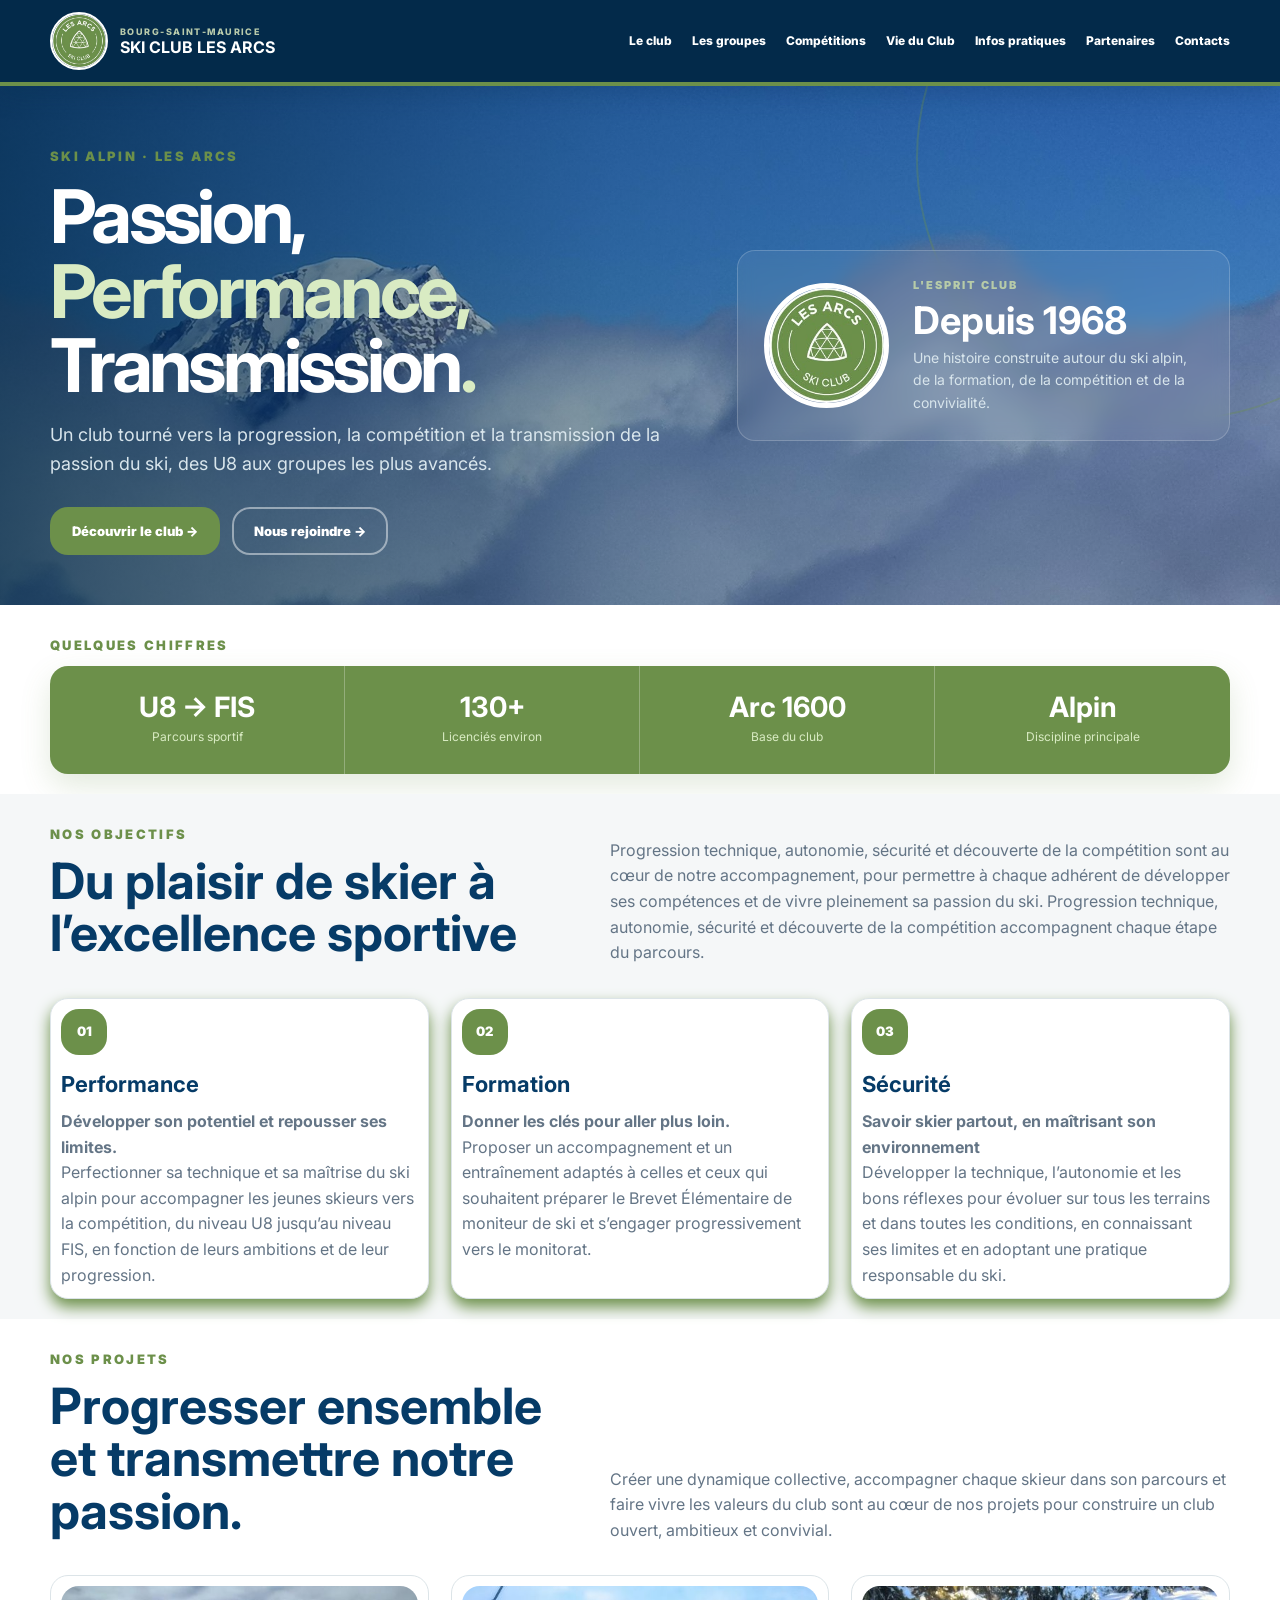
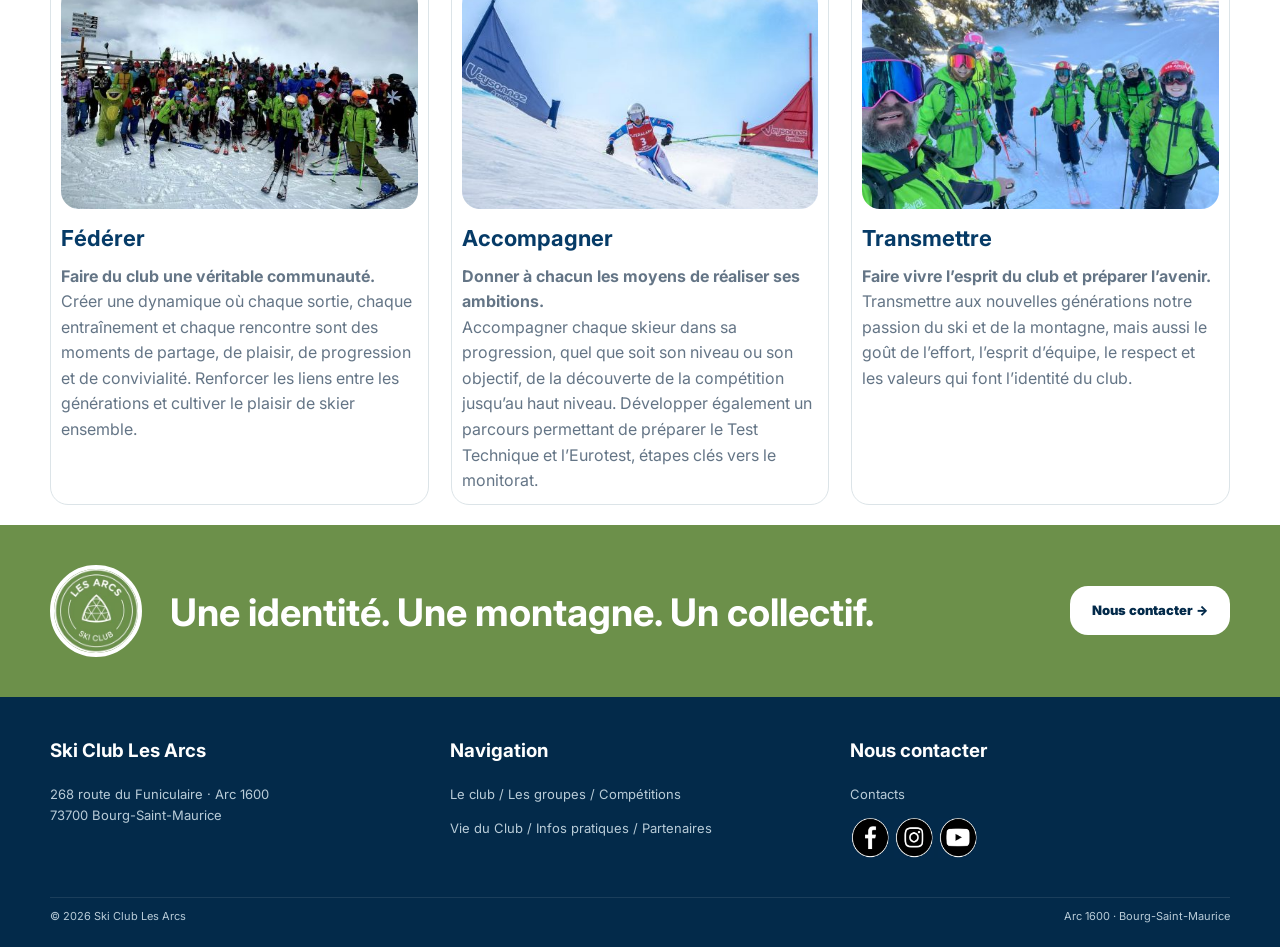
<file: index.html>
<!doctype html>
<html lang="fr">
<head>
<meta charset="utf-8">
<meta name="viewport" content="width=device-width,initial-scale=1">
<meta name="theme-color" content="#063B67">
<title>Ski Club Les Arcs — Bourg-Saint-Maurice</title>
<link rel="preconnect" href="https://fonts.googleapis.com">
<link rel="stylesheet" href="https://fonts.googleapis.com/css2?family=Inter:wght@400;500;600;700;800;900&display=swap">
<link rel="stylesheet" href="assets/css/style.css?v=2026-10-27">
</head>
<body>
<header class="site-header">
  <div class="container header-inner">
    <a class="brand" href="index.html">
      <img src="assets/images/accueil/logo-ski-club.jpg" alt="Ski Club Les Arcs">
      <span>
        <small>BOURG-SAINT-MAURICE</small>
        <strong>SKI CLUB LES ARCS</strong>
      </span>
    </a>

    <button class="menu-btn" aria-label="Menu" aria-expanded="false">☰</button>
    <nav class="nav">
      <a href="club.html">Le club</a>
	  <a href="groupes.html">Les groupes</a>
      <a href="competitions.html">Compétitions</a>
      <a href="vie-du-club.html">Vie du Club</a>
	  <a href="infos-pratiques.html">Infos pratiques</a>
      <a href="partenaires.html">Partenaires</a>
      <a href="contact.html">Contacts</a>
    </nav>
  </div>
</header>

<main>

<section class="hero">
  <img class="hero-image" src="assets/images/bandeau/accueil.jpg">
  <div class="hero-overlay" aria-hidden="true"></div>
  <div class="container hero-grid">
    <div class="hero-copy">
      <div class="kicker">SKI ALPIN · LES ARCS</div>
      <h1>Passion,<br><span>Performance,<br></span>Transmission<span>.</span></h1>
      <p>
        Un club tourné vers la progression, la compétition et la transmission
        de la passion du ski, des U8 aux groupes les plus avancés.
      </p>
      <div class="hero-actions">
        <a class="btn btn-green" href="club.html">Découvrir le club →</a>
        <a class="btn btn-outline" href="infos-pratiques.html#adhesion">Nous rejoindre →</a>
      </div>
    </div>

    <div class="cadre-accueil">
      <img src="assets/images/accueil/logo-ski-club.jpg" alt="Logo Ski Club Les Arcs">
      <div>
        <div class="cadre-accueil-label">L'ESPRIT CLUB</div>
        <strong>Depuis 1968</strong>
        <p>
          Une histoire construite autour du ski alpin, de la formation,
          de la compétition et de la convivialité.
        </p>
      </div>
    </div>
 
   </div>
</section>

<section class="section">
   <div class="container">
	<div class="kicker">Quelques chiffres</div>
    <div class="stats">
      <div class="stat">
        <b>U8 → FIS</b>
        <span>Parcours sportif</span>
      </div>
      <div class="stat">
        <b>130+</b>
        <span>Licenciés environ</span>
      </div>
      <div class="stat">
        <b>Arc 1600</b>
        <span>Base du club</span>
      </div>
      <div class="stat">
        <b>Alpin</b>
        <span>Discipline principale</span>
      </div>
    </div>
  </div>
</section>

<section class="section alt">
  <div class="container">
    <div class="section-head">
      <div>
        <div class="kicker">Nos objectifs</div>
        <h2>Du plaisir de skier à l’excellence sportive</h2>
      </div>
      <p>Progression technique, autonomie, sécurité et découverte de la compétition sont au cœur de notre accompagnement,
		pour permettre à chaque adhérent de développer ses compétences et de vivre pleinement sa passion du ski.
        Progression technique, autonomie, sécurité et découverte de la compétition accompagnent chaque étape du parcours.
      </p>
    </div>

    <div class="grid grid-3">
      <article class="card card-green">
        <div class="icon">01</div>
        <h3>Performance</h3>
        <p>
			<strong>Développer son potentiel et repousser ses limites.</strong><br>
			Perfectionner sa technique et sa maîtrise du ski alpin pour accompagner les jeunes skieurs vers la compétition, du niveau U8 jusqu’au niveau FIS, en fonction de leurs ambitions et de leur progression.
		</p>
      </article>
	  
      <article class="card card-green">
        <div class="icon">02</div>
        <h3>Formation</h3>
        <p>
			<strong>Donner les clés pour aller plus loin.</strong><br>
			Proposer un accompagnement et un entraînement adaptés à celles et ceux qui souhaitent préparer le Brevet Élémentaire de moniteur de ski et s’engager progressivement vers le monitorat.
		</p>
      </article>
	  
      <article class="card card-green">
        <div class="icon">03</div>
        <h3>Sécurité</h3>
        <p>
			<strong>Savoir skier partout, en maîtrisant son environnement</strong><br>
			Développer la technique, l’autonomie et les bons réflexes pour évoluer sur tous les terrains et dans toutes les conditions, en connaissant ses limites et en adoptant une pratique responsable du ski.
		</p>
      </article>


    </div>
  </div>
</section>

<section class="section">
  <div class="container">
    <div class="section-head">
      <div>
        <div class="kicker">Nos projets</div>
        <h2>Progresser ensemble et transmettre notre passion.</h2>
      </div>
    <p>
		Créer une dynamique collective, accompagner chaque skieur dans son parcours et faire vivre les valeurs du club sont au cœur de nos projets pour construire un club ouvert, ambitieux et convivial.
	</p>
    </div>

    <div class="grid grid-3">
      <article class="card">
        <div class="photo"><img src="assets/images/accueil/federer.jpg" alt="Skieurs du club"></div>
		<h3>Fédérer</h3>
		<p>
			<strong>Faire du club une véritable communauté.</strong><br>
			Créer une dynamique où chaque sortie, chaque entraînement et chaque rencontre sont des moments de partage, de plaisir, de progression et de convivialité.
			Renforcer les liens entre les générations et cultiver le plaisir de skier ensemble.
		</p>
      </article>

      <article class="card">
        <div class="photo"><img src="assets/images/accueil/accompagner.jpg" alt="Pachon Cup"></div>
        <h3>Accompagner</h3>
        <p>
			<strong>Donner à chacun les moyens de réaliser ses ambitions.</strong><br>
			Accompagner chaque skieur dans sa progression, quel que soit son niveau ou son objectif, de la découverte de la compétition jusqu’au haut niveau.
			Développer également un parcours permettant de préparer le Test Technique et l’Eurotest, étapes clés vers le monitorat.
		</p>
      </article>

      <article class="card">
        <div class="photo"><img src="assets/images/accueil/transmettre.jpg" alt="Vie du club"></div>
        <h3>Transmettre</h3>
        <p>
			<strong>Faire vivre l’esprit du club et préparer l’avenir.</strong><br>
			Transmettre aux nouvelles générations notre passion du ski et de la montagne, mais aussi le goût de l’effort, l’esprit d’équipe, le respect et les valeurs qui font l’identité du club.
		</p>
      </article>
    </div>
  </div>
</section>

<section class="club-banner">
  <div class="container club-banner-inner">
    <img src="assets/images/accueil/logo-ski-club.jpg" alt="Ski Club Les Arcs">
    <div>
      <h2>Une identité. Une montagne. Un collectif.</h2>
    </div>
    <a class="btn btn-white" href="contact.html">Nous contacter →</a>
  </div>
</section>

</main>

<footer class="footer">
<div class="container">
	<div class="footer-grid">
		<div>
			<h3>Ski Club Les Arcs</h3>
			<p>268 route du Funiculaire · Arc 1600<br>73700 Bourg-Saint-Maurice</p>
		</div>
		<div>
			<h3>Navigation</h3>
			<p><a href="club.html">Le club</a> / <a href="groupes.html">Les groupes</a> / <a href="competitions.html">Compétitions</a></p>
			<p><a href="vie-du-club.html">Vie du Club</a> / <a href="infos-pratiques.html">Infos pratiques</a> / <a href="partenaires.html">Partenaires</a></p>
		</div>
		<div>
			<h3>Nous contacter</h3>
			<p><a href="contact.html">Contacts</a></p>
			<p>
			<a href="https://www.facebook.com/skiclublesarcs" target="new" rel="noopener">
				<img class="logo-resized-40x40" src="assets/images/contacts/facebook-small.jpg">
			</a>
			<a href="https://www.instagram.com/skiclublesarcs_officiel/" target="new" rel="noopener">
				<img class="logo-resized-40x40" src="assets/images/contacts/instagram-small.jpg">
			</a>
			<a href="https://www.youtube.com/@skiclublesarcs9312" target="new" rel="noopener">
				<img class="logo-resized-40x40" src="assets/images/contacts/youtube-small.jpg">
			</a>
		</div>
	</div>
	<div class="bottom">
		<span>© <span data-year></span> Ski Club Les Arcs</span>
		<span>Arc 1600 · Bourg-Saint-Maurice</span>
	</div>
</div>
</footer>
<script src="assets/js/script.js"></script>
</body>
</html>
</file>
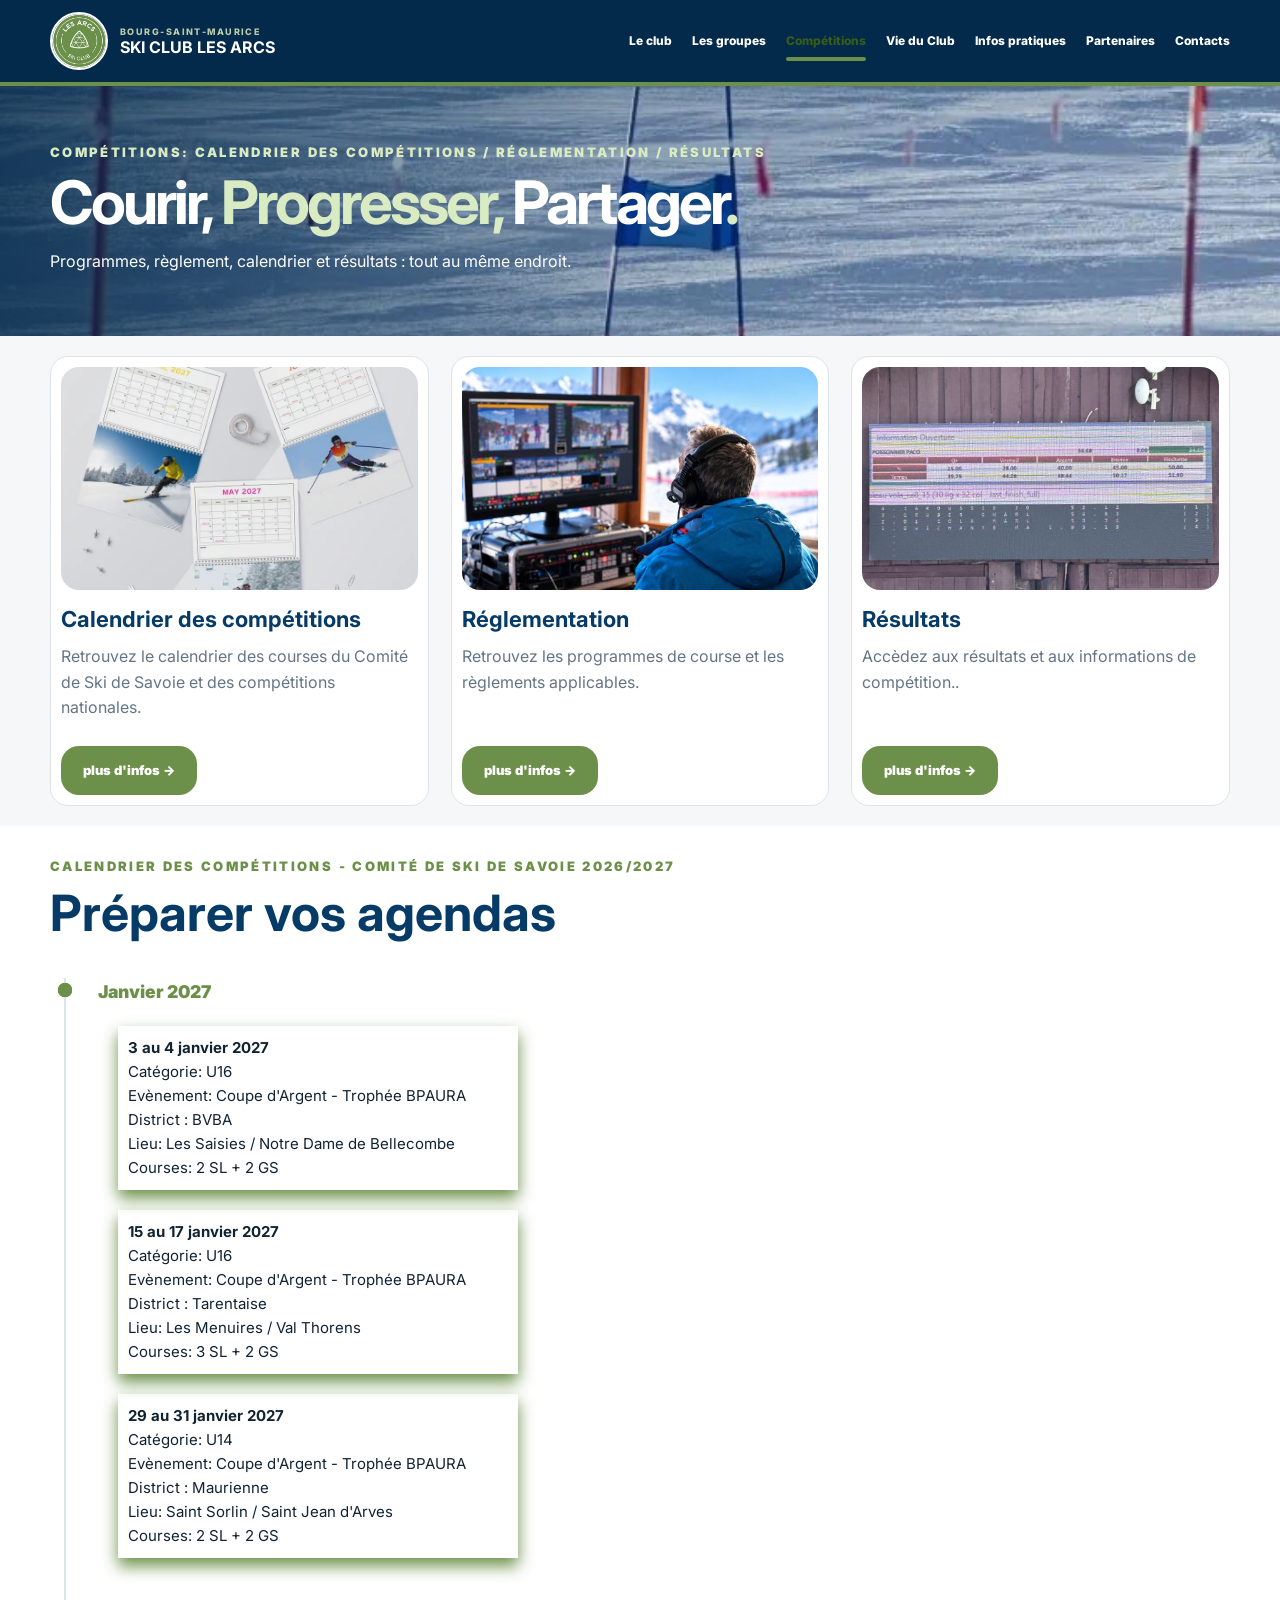
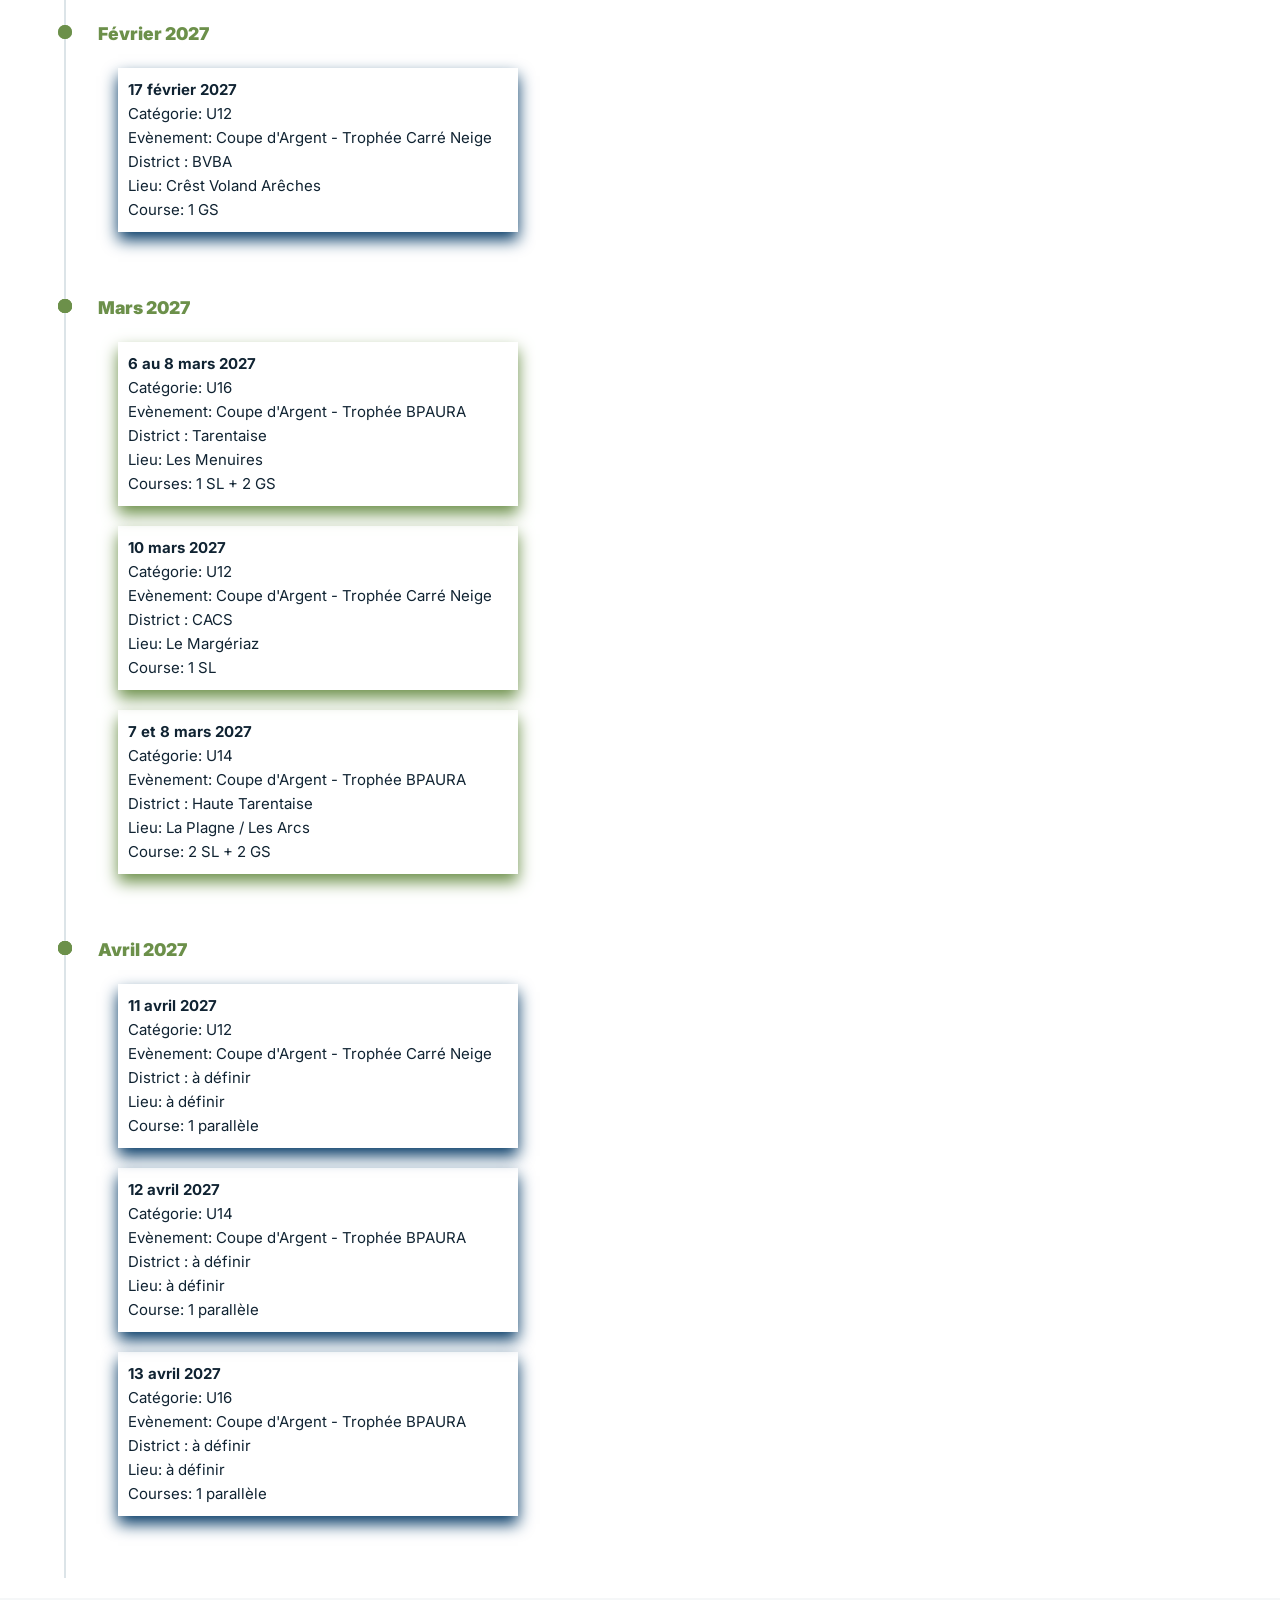
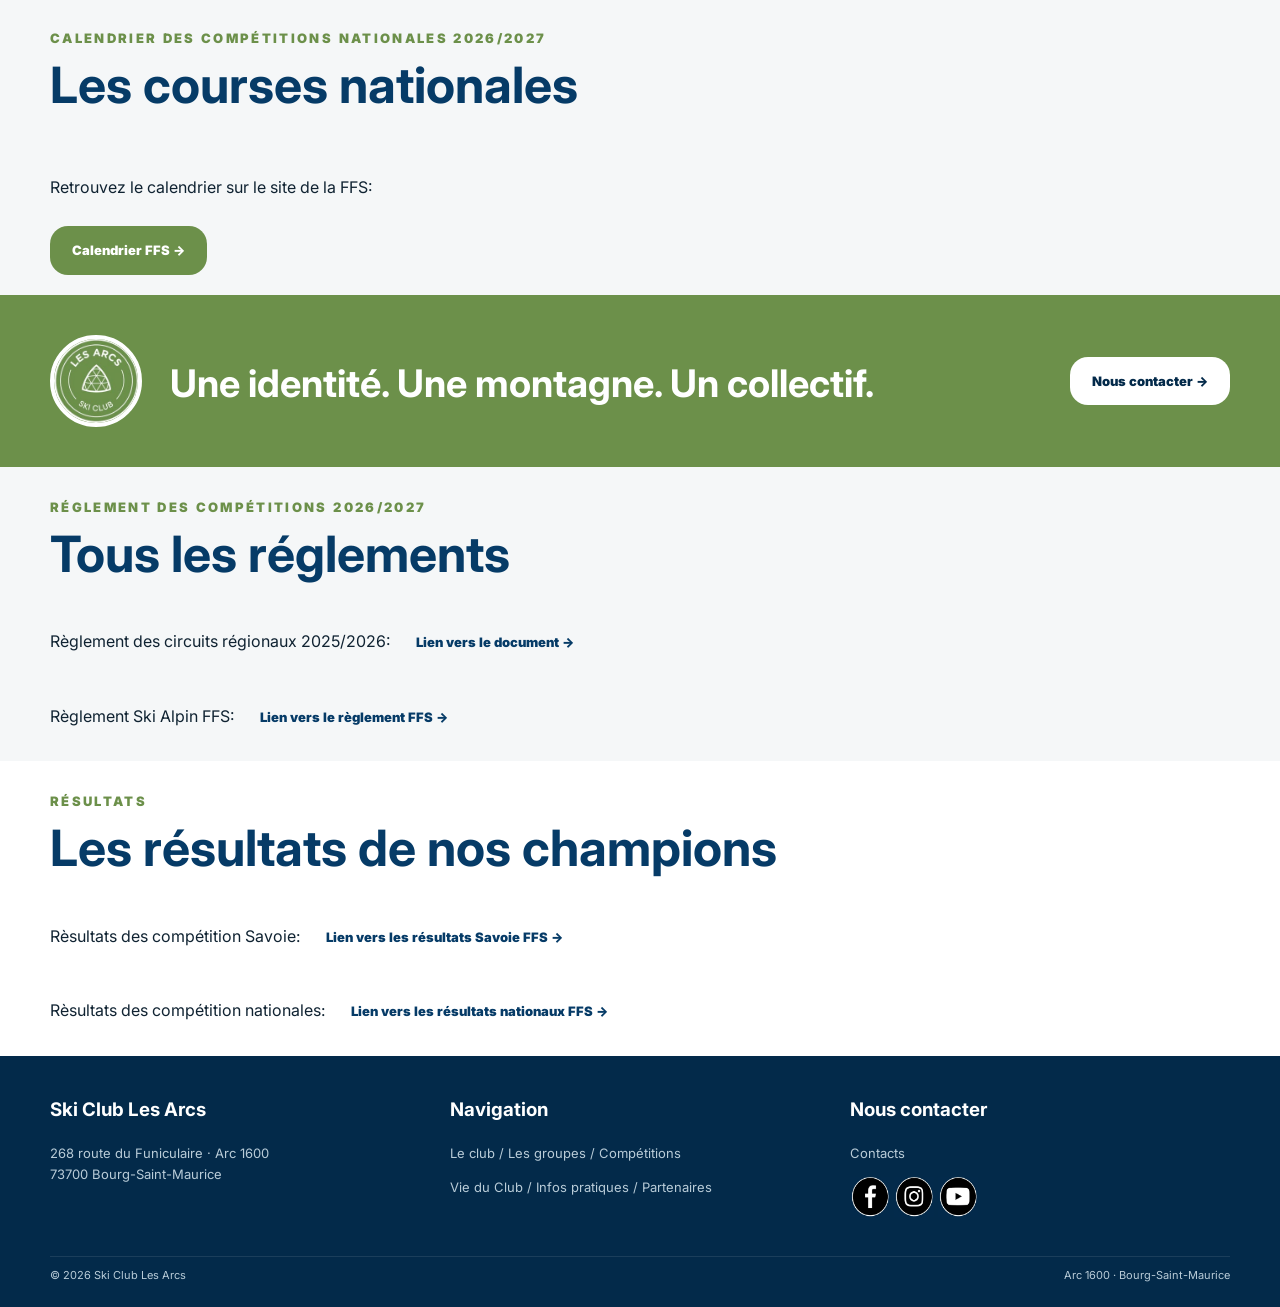
<file: competitions.html>
<!doctype html>
<html lang="fr">
<head>
<meta charset="utf-8">
<meta name="viewport" content="width=device-width,initial-scale=1">
<meta name="theme-color" content="#063B67">
<title>Ski Club Les Arcs — Bourg-Saint-Maurice</title>
<link rel="preconnect" href="https://fonts.googleapis.com">
<link rel="stylesheet" href="https://fonts.googleapis.com/css2?family=Inter:wght@400;500;600;700;800;900&display=swap">
<link rel="stylesheet" href="assets/css/style.css?v=2026-10-27">
</head>
<body>
<header class="site-header">
  <div class="container header-inner">
    <a class="brand" href="index.html">
      <img src="assets/images/accueil/logo-ski-club.jpg" alt="Ski Club Les Arcs">
      <span>
        <small>BOURG-SAINT-MAURICE</small>
        <strong>SKI CLUB LES ARCS</strong>
      </span>
    </a>

    <button class="menu-btn" aria-label="Menu" aria-expanded="false">☰</button>
    <nav class="nav">
      <a href="club.html">Le club</a>
	  <a href="groupes.html">Les groupes</a>
      <a href="competitions.html">Compétitions</a>
      <a href="vie-du-club.html">Vie du Club</a>
	  <a href="infos-pratiques.html">Infos pratiques</a>
      <a href="partenaires.html">Partenaires</a>
      <a href="contact.html">Contacts</a>
    </nav>
  </div>
</header>

<main>   
<section class="page-hero">
  <img class="hero-image" src="assets/images/bandeau/competitions.jpg">
  <div class="hero-overlay" aria-hidden="true"></div>
	<div class="container">
		<div class="kicker kicker-light">Compétitions: <a href="competitions.html#calendrier">Calendrier des compétitions</a> / <a href="competitions.html#reglementation">Réglementation</a> / <a href="competitions.html#resultats">Résultats</a></div>
		<h1>Courir, <span>Progresser,</span> Partager<span>.</span></h1>
		<p>Programmes, règlement, calendrier et résultats : tout au même endroit.</p>
	</div>
</section>

<section class="section alt">
	<div class="container grid grid-3">
		<article class="card">
			<div class="photo"><img src="assets/images/competitions/calendrier.jpg" alt="Programme des courses"></div>
			<h3>Calendrier des compétitions</h3>
			<p>
				Retrouvez le calendrier des courses du Comité de Ski de Savoie et des compétitions nationales.<BR><BR>
			</p>
			<a class="btn btn-green" href="competitions.html#calendrier" align="center">plus d'infos →</a>
		</article>

      <article class="card">
        <div class="photo"><img src="assets/images/competitions/reglementation.jpg" alt="Réglementation"></div>
		<h3>Réglementation</h3>
		<p>
			Retrouvez les programmes de course et les règlements applicables.<BR><BR><BR>
			<a class="btn btn-green" href="competitions.html#reglementation">plus d'infos →</a>
		</p>
      </article>
	  
      <article class="card">
        <div class="photo"><img src="assets/images/competitions/resultats.jpg" alt="Résultats"></div>
		<h3>Résultats</h3>
		<p>
			Accèdez aux résultats et aux informations de compétition..<BR><BR><BR>
			<a class="btn btn-green" href="competitions.html#resultats">plus d'infos →</a>
		</p>
      </article>
	</div>
</section>

<section class="section" id="calendrier">
	<div class="container">
		<div class="section-head">
			<div>
				<div class="kicker">Calendrier des Compétitions - Comité de Ski de Savoie 2026/2027</div>
				<h2>Préparer vos agendas</h2>
			</div>
		</div>
		<div class="timeline">
			<div class="timeline-item">
				<div class="year">Janvier 2027</div>

				<div class="timeline-calendrier card-green" >
					<strong>3 au 4 janvier 2027</strong><BR>
					Catégorie: U16<BR>
					Evènement: Coupe d'Argent - Trophée BPAURA<BR>
					District : BVBA<BR>
					Lieu: Les Saisies / Notre Dame de Bellecombe<BR>
					Courses: 2 SL + 2 GS<BR>
				</div>

				<div class="timeline-calendrier card-green" >
					<strong>15 au 17 janvier 2027</strong><BR>
					Catégorie: U16<BR>
					Evènement: Coupe d'Argent - Trophée BPAURA<BR>
					District : Tarentaise<BR>
					Lieu: Les Menuires / Val Thorens<BR>
					Courses: 3 SL + 2 GS<BR>
				</div>
				
				<div class="timeline-calendrier card-green" >
					<strong>29 au 31 janvier 2027</strong><BR>
					Catégorie: U14<BR>
					Evènement: Coupe d'Argent - Trophée BPAURA<BR>
					District : Maurienne<BR>
					Lieu: Saint Sorlin / Saint Jean d'Arves<BR>
					Courses: 2 SL + 2 GS<BR>
				</div>
				
			</div>
			
			<div class="timeline-item">
				<div class="year">Février 2027</div>
				
				<div class="timeline-calendrier card-blue">
					<strong>17 février 2027</strong><BR>
					Catégorie: U12<BR>
					Evènement: Coupe d'Argent - Trophée Carré Neige<BR>
					District : BVBA<BR>
					Lieu: Crêst Voland Arêches<BR>
					Course: 1 GS<BR>
				</div>
				
			</div>
				
			<div class="timeline-item">			
				<div class="year">Mars 2027</div>

				<div class="timeline-calendrier card-green" >
					<strong>6 au 8 mars 2027</strong><BR>
					Catégorie: U16<BR>
					Evènement: Coupe d'Argent - Trophée BPAURA<BR>
					District : Tarentaise<BR>
					Lieu: Les Menuires<BR>
					Courses: 1 SL + 2 GS<BR>
				</div>
			
				<div class="timeline-calendrier card-green">
					<strong>10 mars 2027</strong><BR>
					Catégorie: U12<BR>
					Evènement: Coupe d'Argent - Trophée Carré Neige<BR>
					District : CACS<BR>
					Lieu: Le Margériaz<BR>
					Course: 1 SL<BR>
				</div>

				<div class="timeline-calendrier card-green">
					<strong>7 et 8 mars 2027</strong><BR>
					Catégorie: U14<BR>
					Evènement: Coupe d'Argent - Trophée BPAURA<BR>
					District : Haute Tarentaise<BR>
					Lieu: La Plagne / Les Arcs<BR>
					Course: 2 SL + 2 GS<BR>
				</div>
			</div>
			
			<div class="timeline-item">	
				<div class="year">Avril 2027</div>	
				<div class="timeline-calendrier card-blue">
					<strong>11 avril 2027</strong><BR>
					Catégorie: U12<BR>
					Evènement: Coupe d'Argent - Trophée Carré Neige<BR>
					District : à définir<BR>
					Lieu: à définir<BR>
					Course: 1 parallèle<BR>
				</div>		
			
				<div class="timeline-calendrier card-blue">
					<strong>12 avril 2027</strong><BR>
					Catégorie: U14<BR>
					Evènement: Coupe d'Argent - Trophée BPAURA<BR>
					District : à définir<BR>
					Lieu: à définir<BR>
					Course: 1 parallèle<BR>
				</div>
				
				<div class="timeline-calendrier card-blue" >
					<strong>13 avril 2027</strong><BR>
					Catégorie: U16<BR>
					Evènement: Coupe d'Argent - Trophée BPAURA<BR>
					District : à définir<BR>
					Lieu: à définir<BR>
					Courses: 1 parallèle<BR>
				</div>
			</div>			
		
		</div>
	</div>
</section>

<section class="section alt">
	<div class="container">
		<div class="section-head">
			<div>
				<div class="kicker">Calendrier des Compétitions Nationales 2026/2027</div>
				<h2>Les courses nationales</h2>
			</div>
		</div>
		<div>
			<BR>
			Retrouvez le calendrier sur le site de la FFS:<BR><BR>
			<a class="btn btn-green" href="https://ffs.fr/calendrier/" target="new">Calendrier FFS →</a>
		</div>

	</div>
</section>

<section class="club-banner">
  <div class="container club-banner-inner">
    <img src="assets/images/accueil/logo-ski-club.jpg" alt="Ski Club Les Arcs">
    <div>
      <h2>Une identité. Une montagne. Un collectif.</h2>
    </div>
    <a class="btn btn-white" href="contact.html">Nous contacter →</a>
  </div>
</section>


<section class="section alt" id="reglementation">
	<div class="container">
		<div class="section-head">
			<div>
				<div class="kicker">Réglement des Compétitions 2026/2027</div>
				<h2>Tous les réglements</h2>
			</div>
		</div>
		<div>
			Règlement des circuits régionaux 2025/2026: <a class="btn btn-transparent" href="assets/documents/Reglt_des_circuits_regionaux_25-26.pdf" target="new">Lien vers le document →</a><BR><BR>
			Règlement Ski Alpin FFS: <a class="btn btn-transparent" href="https://ffs.fr/reglements/" target="new">Lien vers le règlement FFS →</a>
		</div>


	</div>
</section>

<section class="section" id="resultats">
	<div class="container">
		<div class="section-head">
			<div>
				<div class="kicker">Résultats</div>
				<h2>Les résultats de nos champions</h2>
			</div>
		</div>
		<div>
			Rèsultats des compétition Savoie: <a class="btn btn-transparent" href="https://ffs.fr/resultats/?discipline=ALPIN&comite=SA&codex=&type=&sexe=&date_du=&date_au=&filters=1#filters" target="new">Lien vers les résultats Savoie FFS →</a><BR><BR>
			Rèsultats des compétition nationales: <a class="btn btn-transparent" href="https://ffs.fr/resultats/?discipline=ALPIN&comite=&codex=&type=NAT&sexe=&date_du=&date_au=&filters=1#filters" target="new">Lien vers les résultats nationaux FFS →</a>
		</div>
	</div>
</section>
<footer class="footer">
<div class="container">
	<div class="footer-grid">
		<div>
			<h3>Ski Club Les Arcs</h3>
			<p>268 route du Funiculaire · Arc 1600<br>73700 Bourg-Saint-Maurice</p>
		</div>
		<div>
			<h3>Navigation</h3>
			<p><a href="club.html">Le club</a> / <a href="groupes.html">Les groupes</a> / <a href="competitions.html">Compétitions</a></p>
			<p><a href="vie-du-club.html">Vie du Club</a> / <a href="infos-pratiques.html">Infos pratiques</a> / <a href="partenaires.html">Partenaires</a></p>
		</div>
		<div>
			<h3>Nous contacter</h3>
			<p><a href="contact.html">Contacts</a></p>
			<p>
			<a href="https://www.facebook.com/skiclublesarcs" target="new" rel="noopener">
				<img class="logo-resized-40x40" src="assets/images/contacts/facebook-small.jpg">
			</a>
			<a href="https://www.instagram.com/skiclublesarcs_officiel/" target="new" rel="noopener">
				<img class="logo-resized-40x40" src="assets/images/contacts/instagram-small.jpg">
			</a>
			<a href="https://www.youtube.com/@skiclublesarcs9312" target="new" rel="noopener">
				<img class="logo-resized-40x40" src="assets/images/contacts/youtube-small.jpg">
			</a>
		</div>
	</div>
	<div class="bottom">
		<span>© <span data-year></span> Ski Club Les Arcs</span>
		<span>Arc 1600 · Bourg-Saint-Maurice</span>
	</div>
</div>
</footer>
<script src="assets/js/script.js"></script>
</body>
</html>
</file>
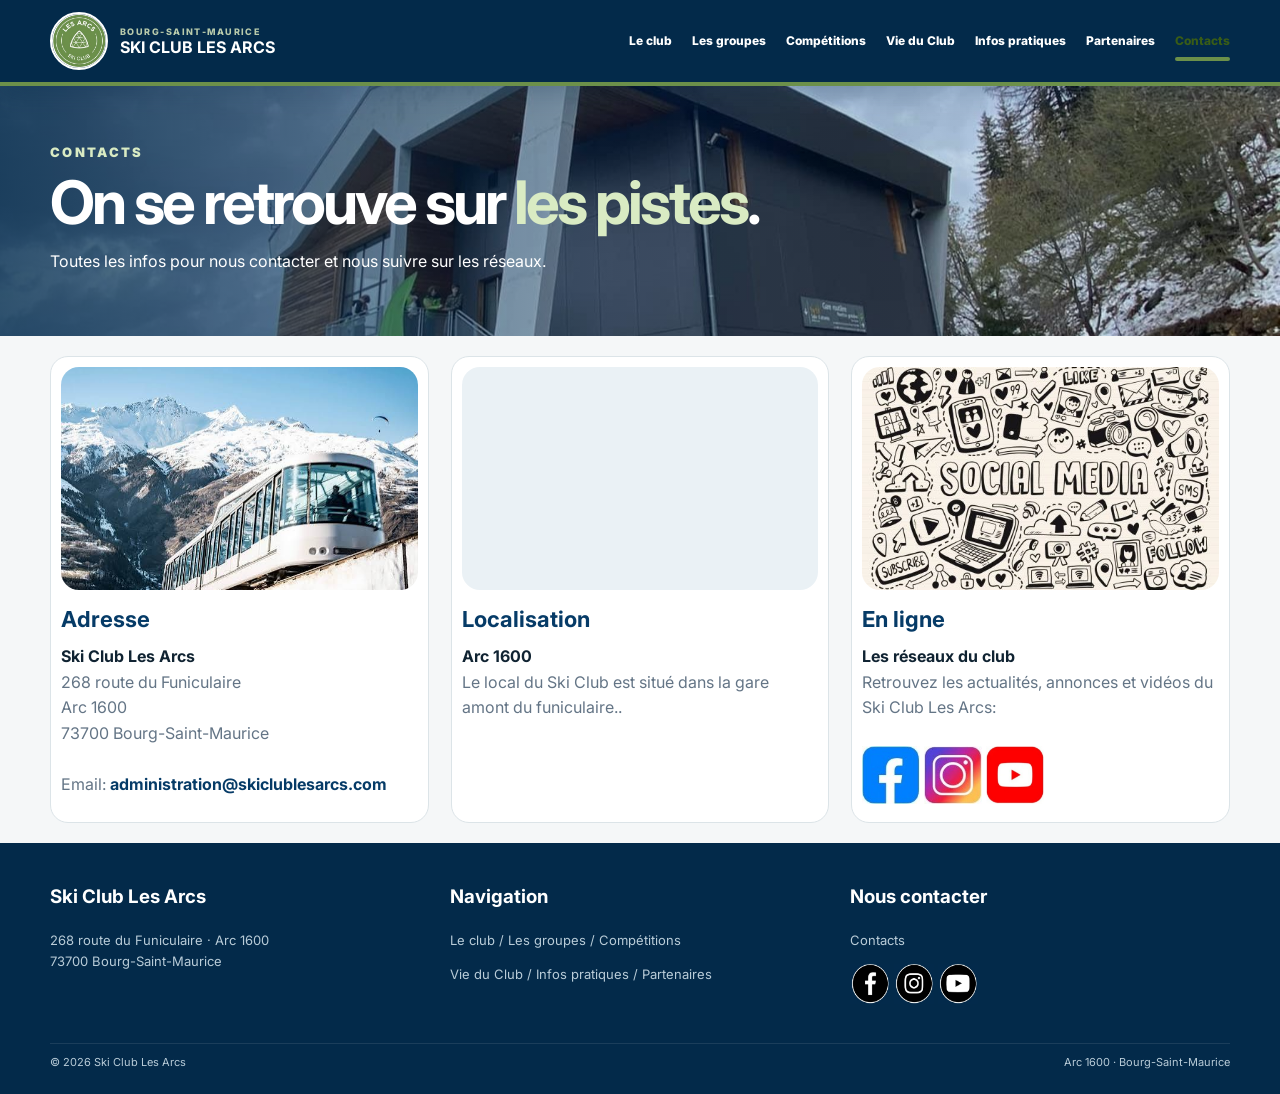
<file: contact.html>
<!doctype html>
<html lang="fr">
<head>
<meta charset="utf-8">
<meta name="viewport" content="width=device-width,initial-scale=1">
<meta name="theme-color" content="#063B67">
<title>Ski Club Les Arcs — Bourg-Saint-Maurice</title>
<link rel="preconnect" href="https://fonts.googleapis.com">
<link rel="stylesheet" href="https://fonts.googleapis.com/css2?family=Inter:wght@400;500;600;700;800;900&display=swap">
<link rel="stylesheet" href="assets/css/style.css?v=2026-10-27">
</head>
<body>
<header class="site-header">
  <div class="container header-inner">
    <a class="brand" href="index.html">
      <img src="assets/images/accueil/logo-ski-club.jpg" alt="Ski Club Les Arcs">
      <span>
        <small>BOURG-SAINT-MAURICE</small>
        <strong>SKI CLUB LES ARCS</strong>
      </span>
    </a>

    <button class="menu-btn" aria-label="Menu" aria-expanded="false">☰</button>
    <nav class="nav">
      <a href="club.html">Le club</a>
	  <a href="groupes.html">Les groupes</a>
      <a href="competitions.html">Compétitions</a>
      <a href="vie-du-club.html">Vie du Club</a>
	  <a href="infos-pratiques.html">Infos pratiques</a>
      <a href="partenaires.html">Partenaires</a>
      <a href="contact.html">Contacts</a>
    </nav>
  </div>
</header>


<main>
<section class="page-hero">
  <img class="hero-image" src="assets/images/bandeau/contacts.jpg">
  <div class="hero-overlay" aria-hidden="true"></div>
	<div class="container">
		<div class="kicker kicker-light">Contacts</div>
		<h1>On se retrouve sur <span>les pistes</span>.</h1>
		<p>Toutes les infos pour nous contacter et nous suivre sur les réseaux.</p>
	</div>
</section>

<section class="section alt">
	<div class="container grid grid-3">
		<article class="card">
			<div class="photo"><img src="assets/images/contacts/funiculaire.jpg" alt="Adresse du Ski Club"></div>
			<h3>Adresse</h3>
			<strong>Ski Club Les Arcs</strong><br>
			<p>
				268 route du Funiculaire<br>Arc 1600<br>73700 Bourg-Saint-Maurice<br><br>
				Email: <strong><a class="btn-transparent" href="mailto:administration@skiclublesarcs.com">administration@skiclublesarcs.com</a></strong>
			</p>
		</article>
		
		<article class="card">
			<div class="photo">
				<iframe src="https://www.google.com/maps/embed?pb=!1m14!1m12!1m3!1d1395.8345820969207!2d6.795016461844379!3d45.59719505353936!2m3!1f0!2f0!3f0!3m2!1i1024!2i768!4f13.1!5e0!3m2!1sfr!2sfr!4v1791315853291!5m2!1sfr!2sfr" width="400" height="300" style="border:0;" allowfullscreen="" loading="lazy" referrerpolicy="strict-origin-when-cross-origin"></iframe>
			</div>
			<h3>Localisation</h3>
			<strong>Arc 1600</strong><br>
			<p>
				Le local du Ski Club est situé dans la gare amont du funiculaire..
			</p>
		</article>
	  
		<article class="card">
			<div class="photo"><img src="assets/images/contacts/reseaux.jpg" alt="Réseaux Sociaux"></div>
			<h3>En ligne</h3>
			<strong>Les réseaux du club</strong><br>
			<p>			
				Retrouvez les actualités, annonces et vidéos du Ski Club Les Arcs:<BR><BR>
			</p>
			<div>
				<a href="https://www.facebook.com/skiclublesarcs" target="new" rel="noopener"><img class="logo-resized-58x58" src="assets/images/contacts/facebook.jpg" alt="Facebook du Club"></a>
				<a href="https://www.instagram.com/skiclublesarcs_officiel/" target="new" rel="noopener"><img  class="logo-resized-58x58" src="assets/images/contacts/instagram.jpg" alt="Instagram du Club"></a>
				<a href="https://www.youtube.com/@skiclublesarcs9312" target="new" rel="noopener"><img  class="logo-resized-58x58" src="assets/images/contacts/youtube.jpg" alt="Youtube du Club"></a>
				
			</div>
		</article>
	</div>
</section>
</main>

<footer class="footer">
<div class="container">
	<div class="footer-grid">
		<div>
			<h3>Ski Club Les Arcs</h3>
			<p>268 route du Funiculaire · Arc 1600<br>73700 Bourg-Saint-Maurice</p>
		</div>
		<div>
			<h3>Navigation</h3>
			<p><a href="club.html">Le club</a> / <a href="groupes.html">Les groupes</a> / <a href="competitions.html">Compétitions</a></p>
			<p><a href="vie-du-club.html">Vie du Club</a> / <a href="infos-pratiques.html">Infos pratiques</a> / <a href="partenaires.html">Partenaires</a></p>
		</div>
		<div>
			<h3>Nous contacter</h3>
			<p><a href="contact.html">Contacts</a></p>
			<p>
			<a href="https://www.facebook.com/skiclublesarcs" target="new" rel="noopener">
				<img class="logo-resized-40x40" src="assets/images/contacts/facebook-small.jpg">
			</a>
			<a href="https://www.instagram.com/skiclublesarcs_officiel/" target="new" rel="noopener">
				<img class="logo-resized-40x40" src="assets/images/contacts/instagram-small.jpg">
			</a>
			<a href="https://www.youtube.com/@skiclublesarcs9312" target="new" rel="noopener">
				<img class="logo-resized-40x40" src="assets/images/contacts/youtube-small.jpg">
			</a>
		</div>
	</div>
	<div class="bottom">
		<span>© <span data-year></span> Ski Club Les Arcs</span>
		<span>Arc 1600 · Bourg-Saint-Maurice</span>
	</div>
</div>
</footer>
<script src="assets/js/script.js"></script>
</body>
</html>
</file>
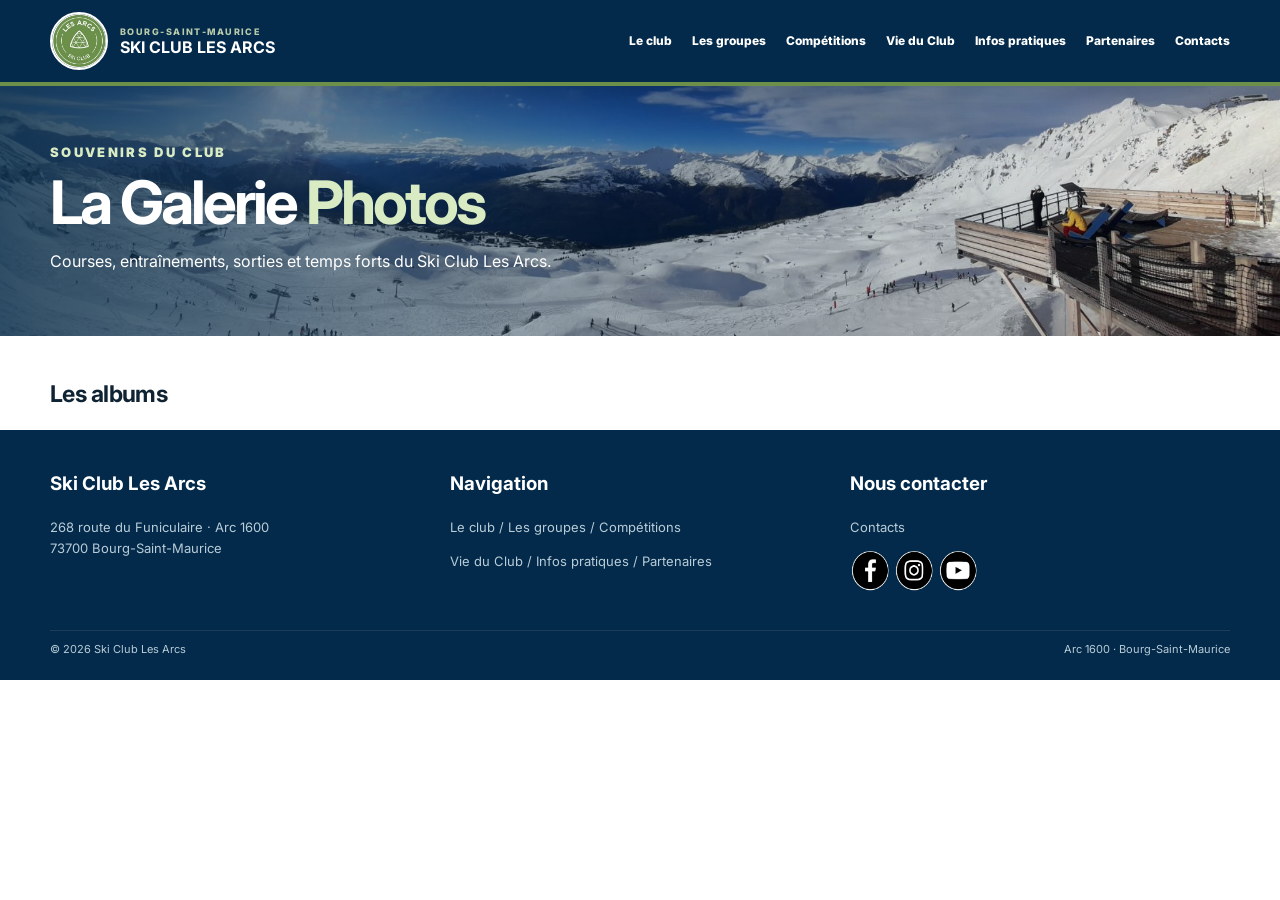
<file: galerie.html>
<!doctype html>
<html lang="fr">
<head>
<meta charset="utf-8">
<meta name="viewport" content="width=device-width,initial-scale=1">
<meta name="theme-color" content="#063B67">
<title>Ski Club Les Arcs — Bourg-Saint-Maurice</title>
<link rel="preconnect" href="https://fonts.googleapis.com">
<link rel="stylesheet" href="https://fonts.googleapis.com/css2?family=Inter:wght@400;500;600;700;800;900&display=swap">
<link rel="stylesheet" href="assets/css/galerie.css?v=2026-10-12">
<link rel="stylesheet" href="assets/css/style.css?v=2026-10-27">


</head>

<header class="site-header">
  <div class="container header-inner">
    <a class="brand" href="index.html">
      <img src="assets/images/accueil/logo-ski-club.jpg" alt="Ski Club Les Arcs">
      <span>
        <small>BOURG-SAINT-MAURICE</small>
        <strong>SKI CLUB LES ARCS</strong>
      </span>
    </a>

    <button class="menu-btn" aria-label="Menu" aria-expanded="false">☰</button>
    <nav class="nav">
      <a href="club.html">Le club</a>
	  <a href="groupes.html">Les groupes</a>
      <a href="competitions.html">Compétitions</a>
      <a href="vie-du-club.html">Vie du Club</a>
	  <a href="infos-pratiques.html">Infos pratiques</a>
      <a href="partenaires.html">Partenaires</a>
      <a href="contact.html">Contacts</a>
    </nav>
  </div>
</header>

 <main>
  
 <section class="page-hero">
  <img class="hero-image" src="assets/images/bandeau/galerie.jpg">
  <div class="hero-overlay" aria-hidden="true"></div>
	<div class="container">
		<div class="kicker kicker-light">Souvenirs du club</div>
		<h1>La Galerie <span>Photos</span></h1>
		<p>Courses, entraînements, sorties et temps forts du Ski Club Les Arcs.</p>
	</div>
</section>

 <section class="section" aria-label="Recherche et filtres">
    <div class="container">
	      <div id="categoryFilters" class="filters" aria-label="Filtrer par catégorie"></div>
	     </div>
    </section>

    <section id="albumsView" aria-label="Albums photos">
	<div class="container">
      <div class="section-heading">
        <h2>Les albums</h2>
        <span id="resultCount" class="muted"></span>
      </div>
      <div id="albumGrid" class="album-grid"></div>
      <p id="emptyAlbums" class="empty-state" hidden>Aucun album ne correspond à votre recherche.</p>
	 </div>
    </section>

    <section id="photosView" aria-label="Photos de l’album" hidden>
	<div class="container">
      <div class="section-heading album-heading">
        <button id="backToAlbums" class="back-button" type="button">← Tous les albums</button>
        <div>
          <h2 id="currentAlbumTitle"></h2>
          <p id="currentAlbumDescription" class="muted"></p>
        </div>
      </div>
      <div id="photoGrid" class="photo-grid"></div>
      <p id="emptyPhotos" class="empty-state" hidden>Aucune photo dans cet album pour le moment.</p>
	  </div>
    </section>
  </main>

<!--  <footer class="site-footer">Ski Club Les Arcs <span>•</span> Galerie photos</footer>-->

  <dialog id="lightbox" class="lightbox" aria-label="Visionneuse photo">
    <button id="closeLightbox" class="lightbox-close" type="button" aria-label="Fermer">×</button>
    <button id="previousPhoto" class="lightbox-nav previous" type="button" aria-label="Photo précédente">‹</button>
    <figure>
      <img id="lightboxImage" alt="">
      <figcaption>
        <div><strong id="lightboxTitle"></strong><p id="lightboxMeta"></p></div>
        <span id="lightboxCounter"></span>
      </figcaption>
    </figure>
    <button id="nextPhoto" class="lightbox-nav next" type="button" aria-label="Photo suivante">›</button>
  </dialog>

<footer class="footer">
<div class="container">
	<div class="footer-grid">
		<div>
			<h3>Ski Club Les Arcs</h3>
			<p>268 route du Funiculaire · Arc 1600<br>73700 Bourg-Saint-Maurice</p>
		</div>
		<div>
			<h3>Navigation</h3>
			<p><a href="club.html">Le club</a> / <a href="groupes.html">Les groupes</a> / <a href="competitions.html">Compétitions</a></p>
			<p><a href="vie-du-club.html">Vie du Club</a> / <a href="infos-pratiques.html">Infos pratiques</a> / <a href="partenaires.html">Partenaires</a></p>
		</div>
		<div>
			<h3>Nous contacter</h3>
			<p><a href="contact.html">Contacts</a></p>
			<p>
			<a href="https://www.facebook.com/skiclublesarcs" target="new" rel="noopener">
				<img class="logo-resized-40x40" src="assets/images/contacts/facebook-small.jpg">
			</a>
			<a href="https://www.instagram.com/skiclublesarcs_officiel/" target="new" rel="noopener">
				<img class="logo-resized-40x40" src="assets/images/contacts/instagram-small.jpg">
			</a>
			<a href="https://www.youtube.com/@skiclublesarcs9312" target="new" rel="noopener">
				<img class="logo-resized-40x40" src="assets/images/contacts/youtube-small.jpg">
			</a>
		</div>
	</div>
	<div class="bottom">
		<span>© <span data-year></span> Ski Club Les Arcs</span>
		<span>Arc 1600 · Bourg-Saint-Maurice</span>
	</div>
</div>
</footer>
<script src="assets/js/script.js"></script>
</body>
</html>
</file>
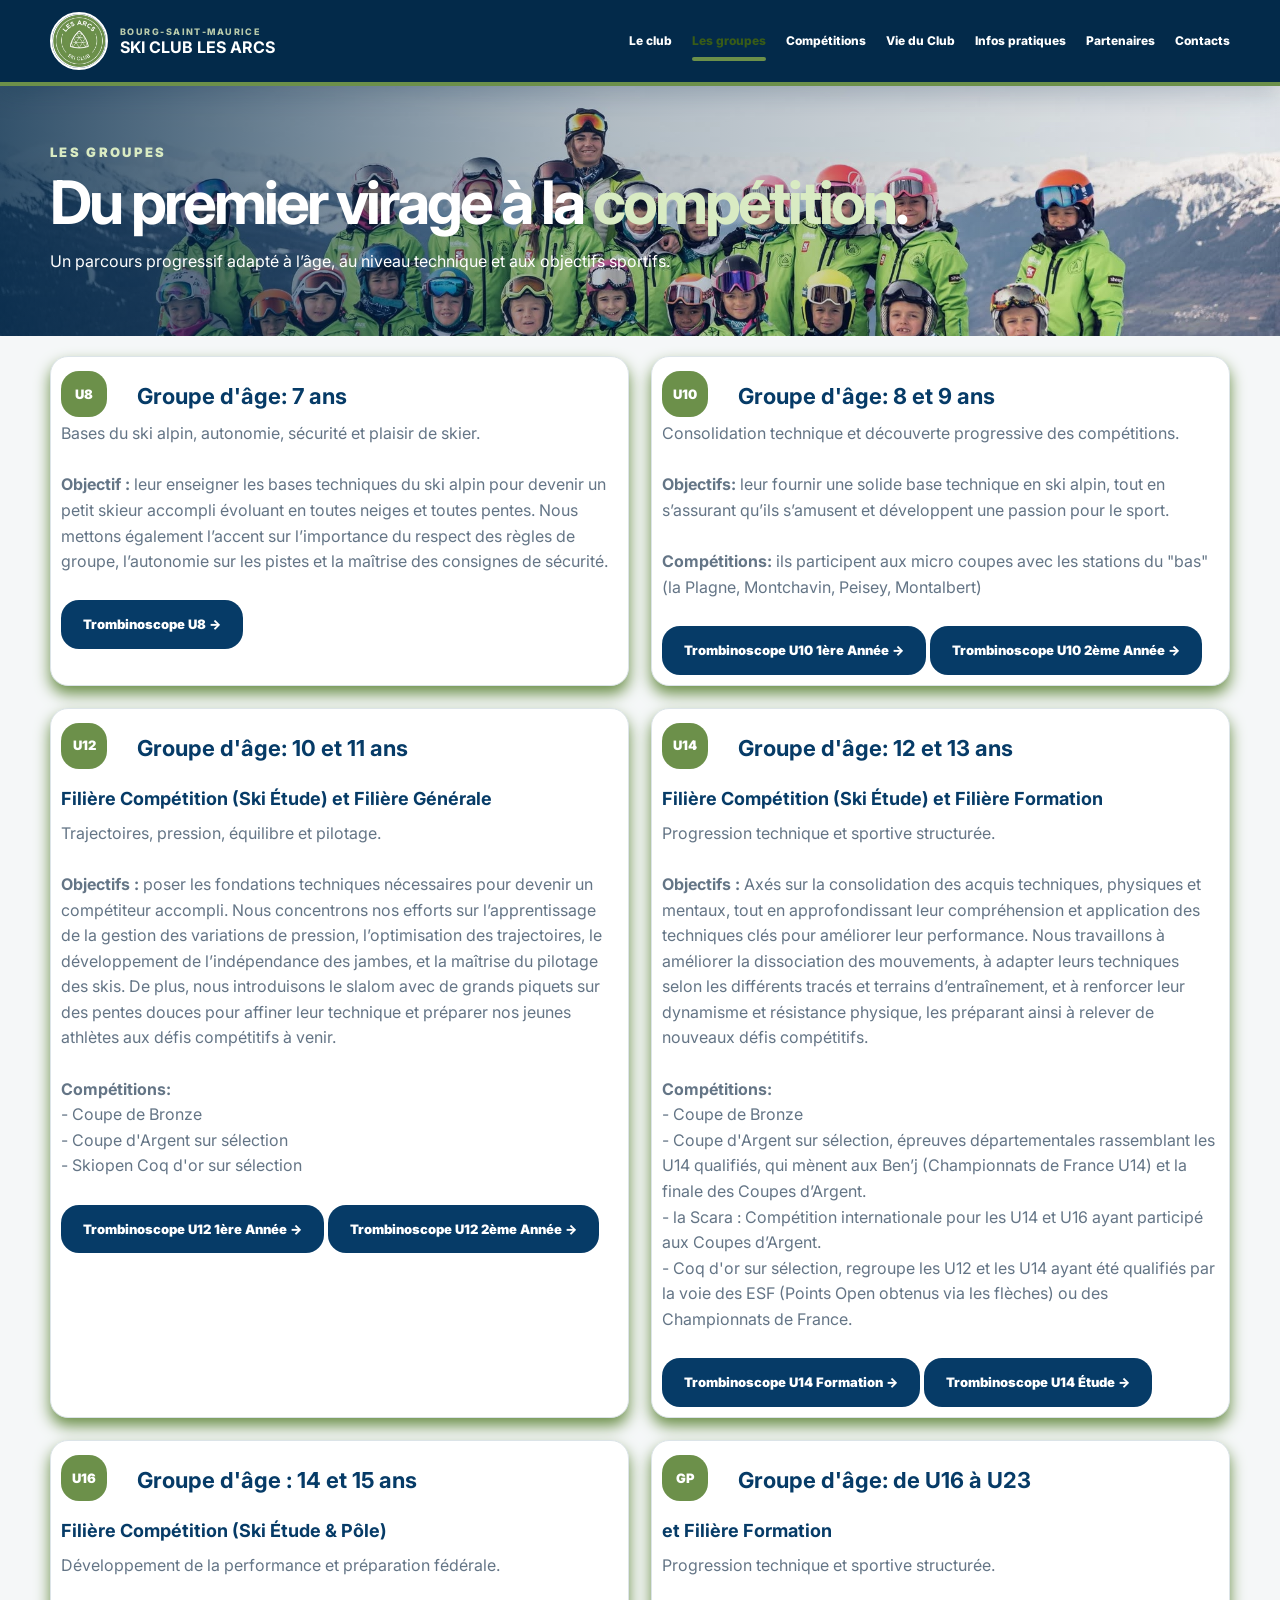
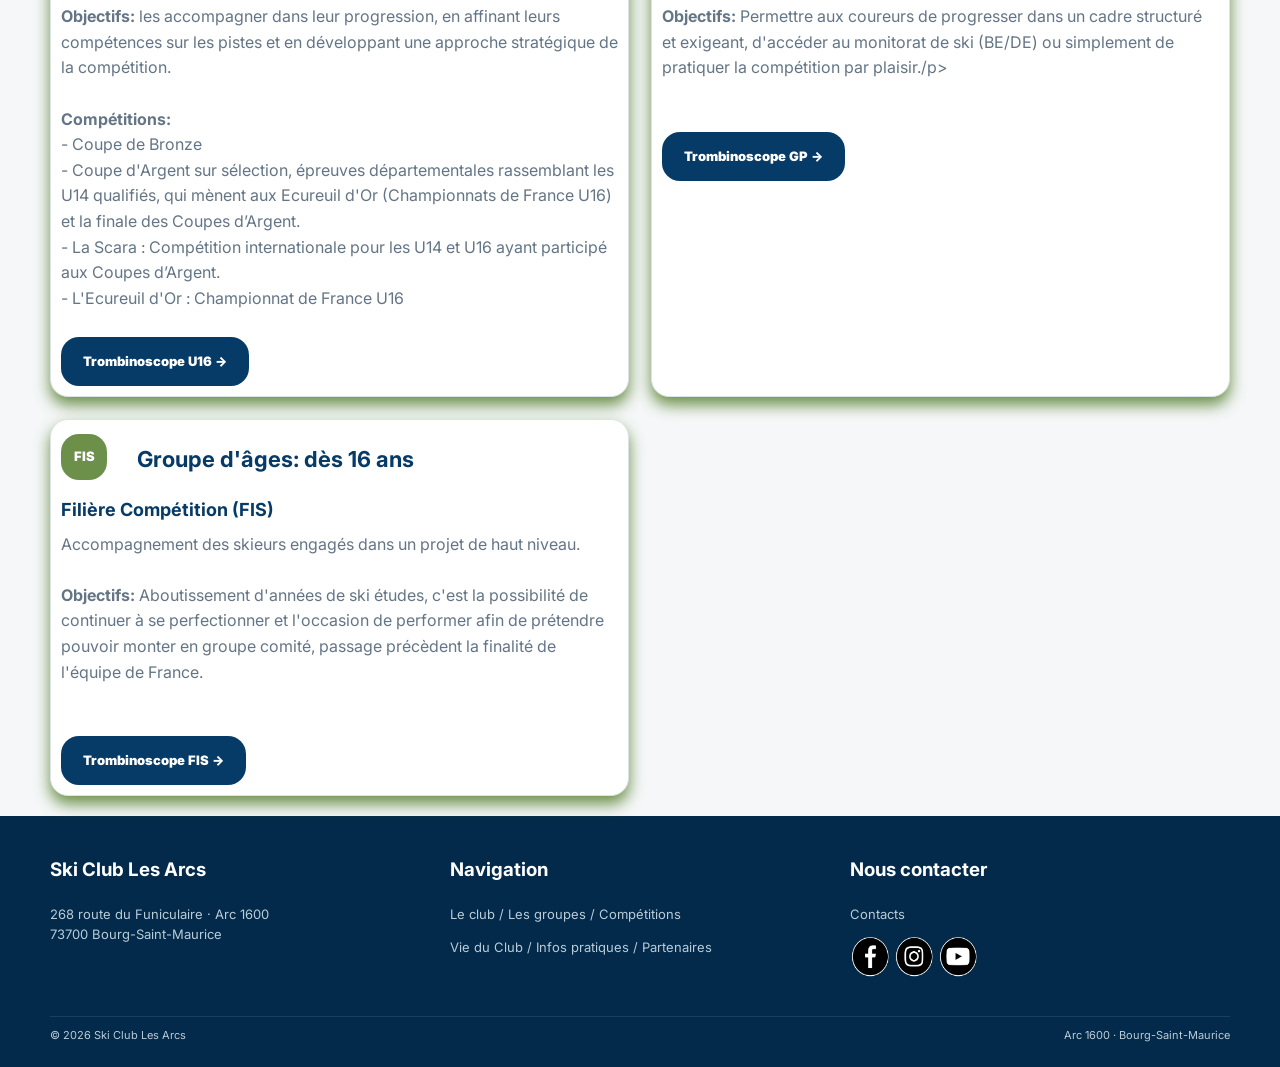
<file: groupes.html>
<!doctype html>
<html lang="fr">
<head>
<meta charset="utf-8">
<meta name="viewport" content="width=device-width,initial-scale=1">
<meta name="theme-color" content="#063B67">
<title>Ski Club Les Arcs — Bourg-Saint-Maurice</title>
<link rel="preconnect" href="https://fonts.googleapis.com">
<link rel="stylesheet" href="https://fonts.googleapis.com/css2?family=Inter:wght@400;500;600;700;800;900&display=swap">
<link rel="stylesheet" href="assets/css/style.css?v=2026-10-27">
</head>

<body>
<header class="site-header">
  <div class="container header-inner">
    <a class="brand" href="index.html">
      <img src="assets/images/accueil/logo-ski-club.jpg" alt="Ski Club Les Arcs">
      <span>
        <small>BOURG-SAINT-MAURICE</small>
        <strong>SKI CLUB LES ARCS</strong>
      </span>
    </a>

    <button class="menu-btn" aria-label="Menu" aria-expanded="false">☰</button>
    <nav class="nav">
      <a href="club.html">Le club</a>
	  <a href="groupes.html">Les groupes</a>
      <a href="competitions.html">Compétitions</a>
      <a href="vie-du-club.html">Vie du Club</a>
	  <a href="infos-pratiques.html">Infos pratiques</a>
      <a href="partenaires.html">Partenaires</a>
      <a href="contact.html">Contacts</a>
    </nav>
  </div>
</header>

<main>
<section class="page-hero">
  <img class="hero-image" src="assets/images/bandeau/les-groupes.jpg">
  <div class="hero-overlay" aria-hidden="true"></div>
	<div class="container">
		<div class="kicker kicker-light">Les Groupes</div>
		<h1>Du premier virage à la <span>compétition</span>.</h1>
		<p>Un parcours progressif adapté à l’âge, au niveau technique et aux objectifs sportifs.</p>
	</div>
</section>

<section class="section alt">
	<div class="container grid grid-2">
	
		<article class="card card-green">
			<div class="grid icon-grid2">
				<div class="icon">U8</div>
				<div><h3>Groupe d'âge: 7 ans</h3></div>
			</div>
			
			<p>Bases du ski alpin, autonomie, sécurité et plaisir de skier.<br><br></p>
			<p><strong>Objectif :</strong> leur enseigner les bases techniques du ski alpin pour devenir un petit skieur accompli évoluant en toutes neiges et toutes pentes.
			Nous mettons également l’accent sur l’importance du respect des règles de groupe, l’autonomie sur les pistes et la maîtrise des consignes de sécurité.<br><br></</p>
			<a class="btn btn-blue" href="trombi.html?cat=U8" align="center">Trombinoscope U8 →</a>
		</article>
		
		<article class="card card-green">
			<div class="grid icon-grid2">
				<div class="icon">U10</div>
				<div><h3>Groupe d'âge: 8 et 9 ans</h3></div>
			</div>
			
			<p>Consolidation technique et découverte progressive des compétitions.<br><br></p>
			<p><strong>Objectifs:</strong> leur fournir une solide base technique en ski alpin, tout en s’assurant qu’ils s’amusent et développent une passion pour le sport.<br><br></p>
			<p><strong>Compétitions:</strong> ils participent aux micro coupes avec les stations du "bas" (la Plagne, Montchavin, Peisey, Montalbert)<br><br></p>
			<a class="btn btn-blue" href="trombi.html?cat=U10.1" align="center">Trombinoscope U10 1ère Année →</a>
			<a class="btn btn-blue" href="trombi.html?cat=U10.2" align="center">Trombinoscope U10 2ème Année →</a>
		</article>
		
		<article class="card card-green">
			<div class="grid icon-grid2">
				<div class="icon">U12</div>
				<div><h3>Groupe d'âge: 10 et 11 ans</h3></div>
			</div>
			<h4>Filière Compétition (Ski Étude) et Filière Générale</h4>
			<p>Trajectoires, pression, équilibre et pilotage.<br><br></p>
			<p><strong>Objectifs :</strong> poser les fondations techniques nécessaires pour devenir un compétiteur accompli. 
			Nous concentrons nos efforts sur l’apprentissage de la gestion des variations de pression, l’optimisation des trajectoires, 
			le développement de l’indépendance des jambes, et la maîtrise du pilotage des skis. 
			De plus, nous introduisons le slalom avec de grands piquets sur des pentes douces pour affiner leur technique et préparer nos jeunes athlètes aux défis compétitifs à venir.<br><br></p>
			<p><strong>Compétitions:</strong></p> 
			<p>- Coupe de Bronze</p> 
			<p>- Coupe d'Argent sur sélection</p> 
			<p>- Skiopen Coq d'or sur sélection<br><br></p>
			<a class="btn btn-blue" href="trombi.html?cat=U12.1" align="center">Trombinoscope U12 1ère Année →</a>
			<a class="btn btn-blue" href="trombi.html?cat=U12.2" align="center">Trombinoscope U12 2ème Année →</a>
		</article>
		
		<article class="card card-green">
			<div class="grid icon-grid2">
				<div class="icon">U14</div>
				<div><h3>Groupe d'âge: 12 et 13 ans</h3></div>
			</div>
			<h4>Filière Compétition (Ski Étude) et Filière Formation</h4>
			<p>Progression technique et sportive structurée.<br><br></p>
			<p><strong>Objectifs :</strong> Axés sur la consolidation des acquis techniques, physiques et mentaux, tout en approfondissant leur compréhension et application des techniques clés pour améliorer leur performance. 
			Nous travaillons à améliorer la dissociation des mouvements, à adapter leurs techniques selon les différents tracés et terrains d’entraînement, et à renforcer leur dynamisme et résistance physique, les préparant ainsi à relever de nouveaux défis compétitifs.</p> 
			<p><strong><br>Compétitions:</strong></p> 
			<p>- Coupe de Bronze</p> 
			<p>- Coupe d'Argent sur sélection, épreuves départementales rassemblant les U14 qualifiés, qui mènent aux Ben’j (Championnats de France U14) et la finale des Coupes d’Argent.</p>  
			<p>- la Scara : Compétition internationale pour les U14 et U16 ayant participé aux Coupes d’Argent.</p>  
			<p>- Coq d'or sur sélection, regroupe les U12 et les U14 ayant été qualifiés par la voie des ESF (Points Open obtenus via les flèches) ou des Championnats de France.<br><br></p>
			<a class="btn btn-blue" href="trombi.html?cat=U14 Formation" align="center">Trombinoscope U14 Formation →</a>
			<a class="btn btn-blue" href="trombi.html?cat=U14 Étude" align="center">Trombinoscope U14 Étude →</a> 			
		</article>
		
		<article class="card card-green">
			<div class="grid icon-grid2">
				<div class="icon">U16</div>
				<div><h3>Groupe d'âge : 14 et 15 ans</h3></div>
			</div>
			<h4>Filière Compétition (Ski Étude & Pôle)</h4>
			<p>Développement de la performance et préparation fédérale.<br><br></p>
			<p><strong>Objectifs:</strong> les accompagner dans leur progression, en affinant leurs compétences sur les pistes et en développant une approche stratégique de la compétition.</p>
			<p><strong><br>Compétitions:</strong></p> 
			<p>- Coupe de Bronze</p> 
			<p>- Coupe d'Argent sur sélection, épreuves départementales rassemblant les U14 qualifiés, qui mènent aux Ecureuil d'Or (Championnats de France U16) et la finale des Coupes d’Argent.</p>  
			<p>- La Scara : Compétition internationale pour les U14 et U16 ayant participé aux Coupes d’Argent.</p> 
			<p>- L'Ecureuil d'Or : Championnat de France U16<br><br></</p>
			<a class="btn btn-blue" href="trombi.html?cat=U16" align="center">Trombinoscope U16 →</a>
		</article>
		
		<article class="card card-green">
			<div class="grid icon-grid2">
				<div class="icon">GP</div>
				<div><h3>Groupe d'âge: de U16 à U23</h3></div>
			</div>
			<h4>et Filière Formation</h4>
			<p>Progression technique et sportive structurée.<br><br></p>
			<p><strong>Objectifs:</strong> Permettre aux coureurs de progresser dans un cadre structuré et exigeant, d'accéder au monitorat de ski (BE/DE) ou simplement de pratiquer la compétition par plaisir./p>
	
			<p> <br><br></</p>
			<a class="btn btn-blue" href="trombi.html?cat=GP" align="center">Trombinoscope GP →</a>
		</article>
		
		<article class="card card-green">
			<div class="grid icon-grid2">
				<div class="icon">FIS</div>
				<div><h3>Groupe d'âges: dès 16 ans</h3></div>
			</div>
			<h4>Filière Compétition (FIS)</h4>			
			<p>Accompagnement des skieurs engagés dans un projet de haut niveau.<br><br></p>
			<p><strong>Objectifs:</strong> Aboutissement d'années de ski études, c'est la possibilité de continuer à se perfectionner et l'occasion de performer afin de prétendre pouvoir monter en groupe comité, passage précèdent la finalité de l'équipe de France.</p>
			
			<p> <br><br></</p>
			<a class="btn btn-blue" href="trombi.html?cat=FIS" align="center">Trombinoscope FIS →</a>
		</article>
			
	</div>
</section>
</main>
<footer class="footer">
<div class="container">
	<div class="footer-grid">
		<div>
			<h3>Ski Club Les Arcs</h3>
			<p>268 route du Funiculaire · Arc 1600<br>73700 Bourg-Saint-Maurice</p>
		</div>
		<div>
			<h3>Navigation</h3>
			<p><a href="club.html">Le club</a> / <a href="groupes.html">Les groupes</a> / <a href="competitions.html">Compétitions</a></p>
			<p><a href="vie-du-club.html">Vie du Club</a> / <a href="infos-pratiques.html">Infos pratiques</a> / <a href="partenaires.html">Partenaires</a></p>
		</div>
		<div>
			<h3>Nous contacter</h3>
			<p><a href="contact.html">Contacts</a></p>
			<p>
			<a href="https://www.facebook.com/skiclublesarcs" target="new" rel="noopener">
				<img class="logo-resized-40x40" src="assets/images/contacts/facebook-small.jpg">
			</a>
			<a href="https://www.instagram.com/skiclublesarcs_officiel/" target="new" rel="noopener">
				<img class="logo-resized-40x40" src="assets/images/contacts/instagram-small.jpg">
			</a>
			<a href="https://www.youtube.com/@skiclublesarcs9312" target="new" rel="noopener">
				<img class="logo-resized-40x40" src="assets/images/contacts/youtube-small.jpg">
			</a>
		</div>
	</div>
	<div class="bottom">
		<span>© <span data-year></span> Ski Club Les Arcs</span>
		<span>Arc 1600 · Bourg-Saint-Maurice</span>
	</div>
</div>
</footer>
<script src="assets/js/script.js"></script>
</body>
</html>
</file>
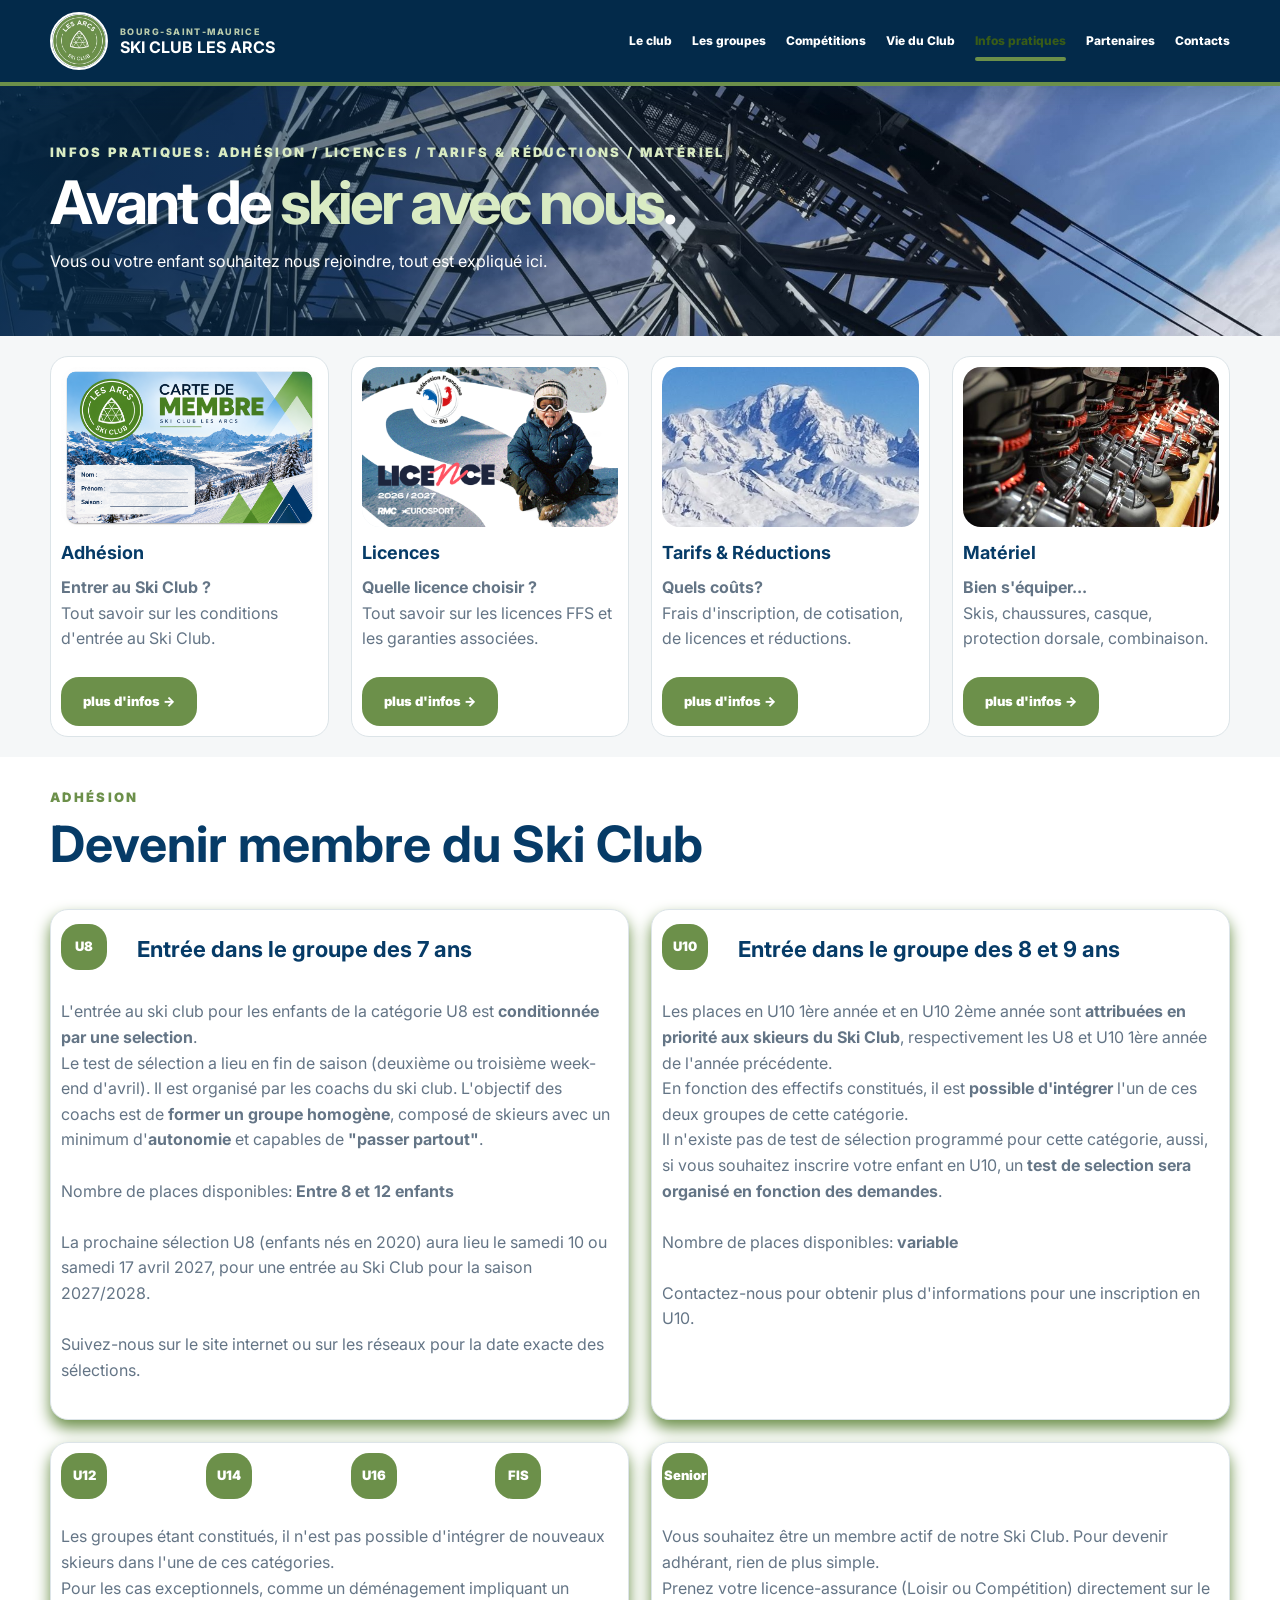
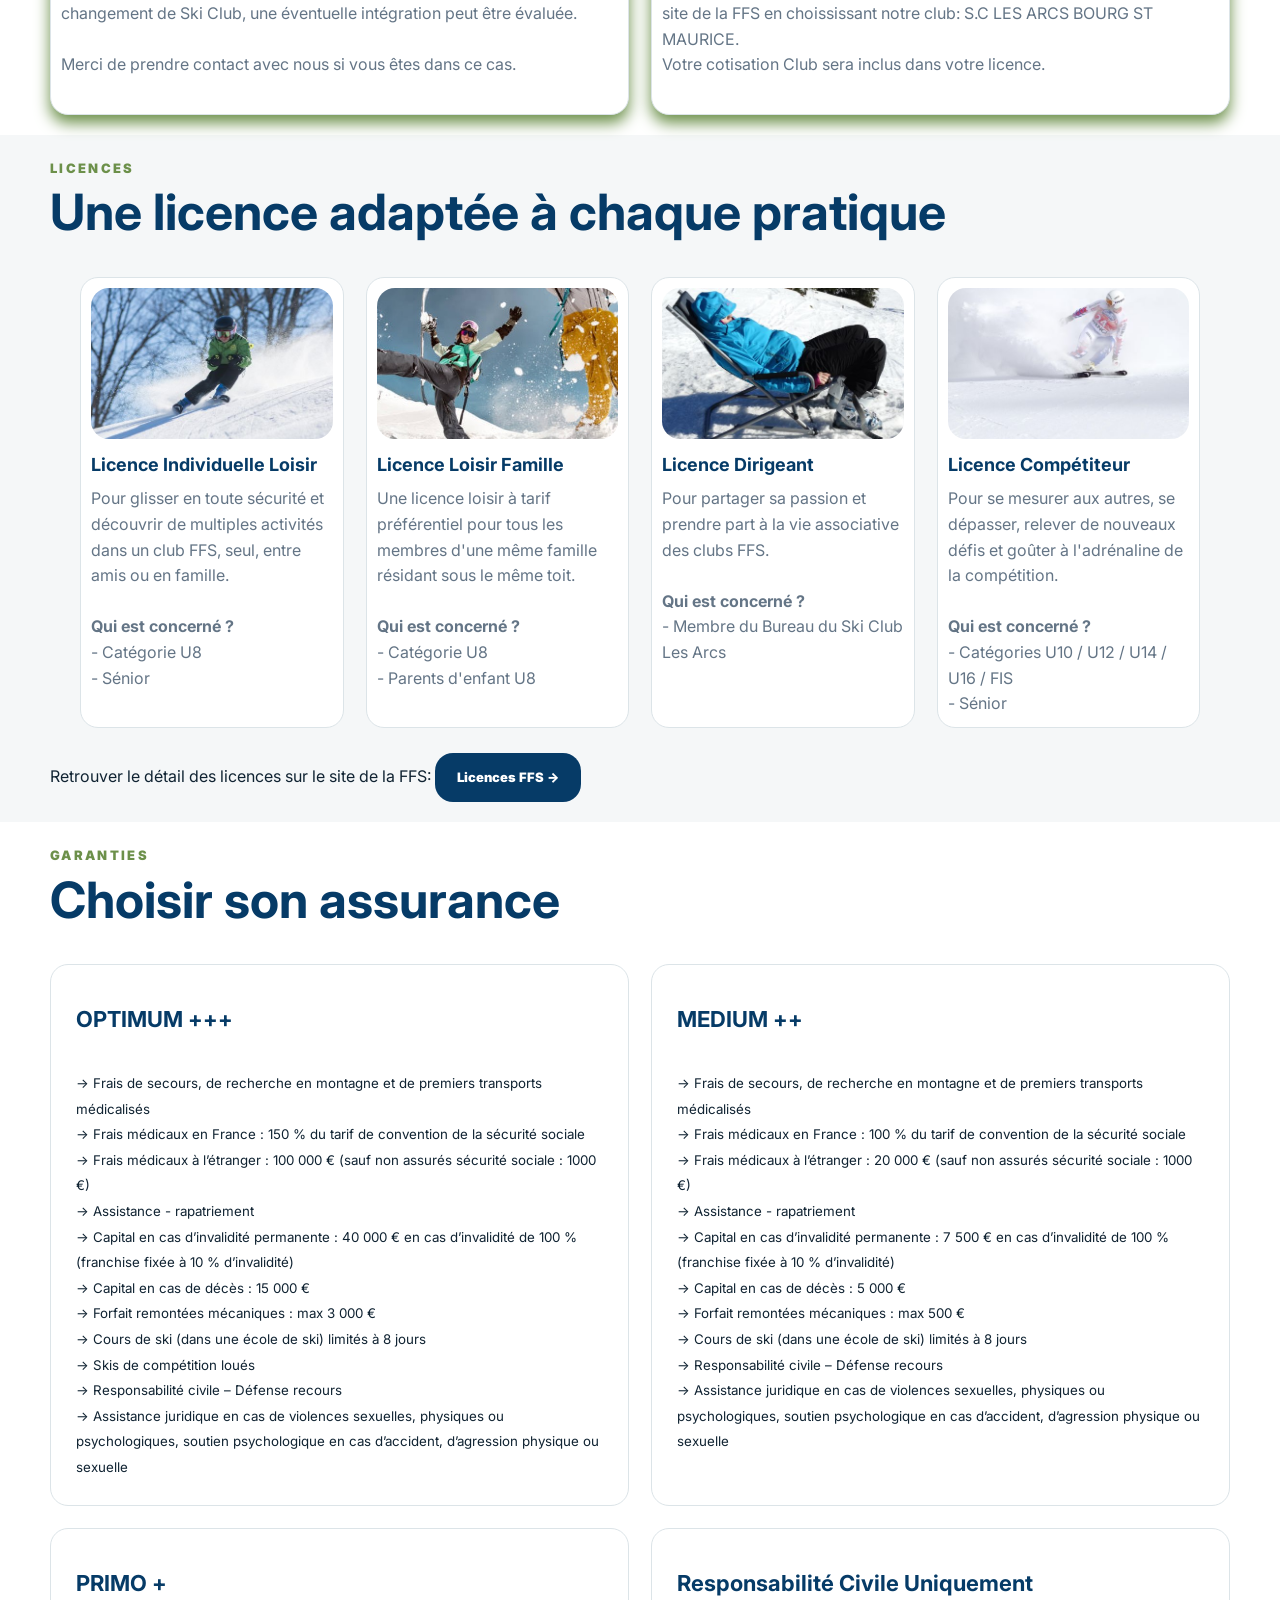
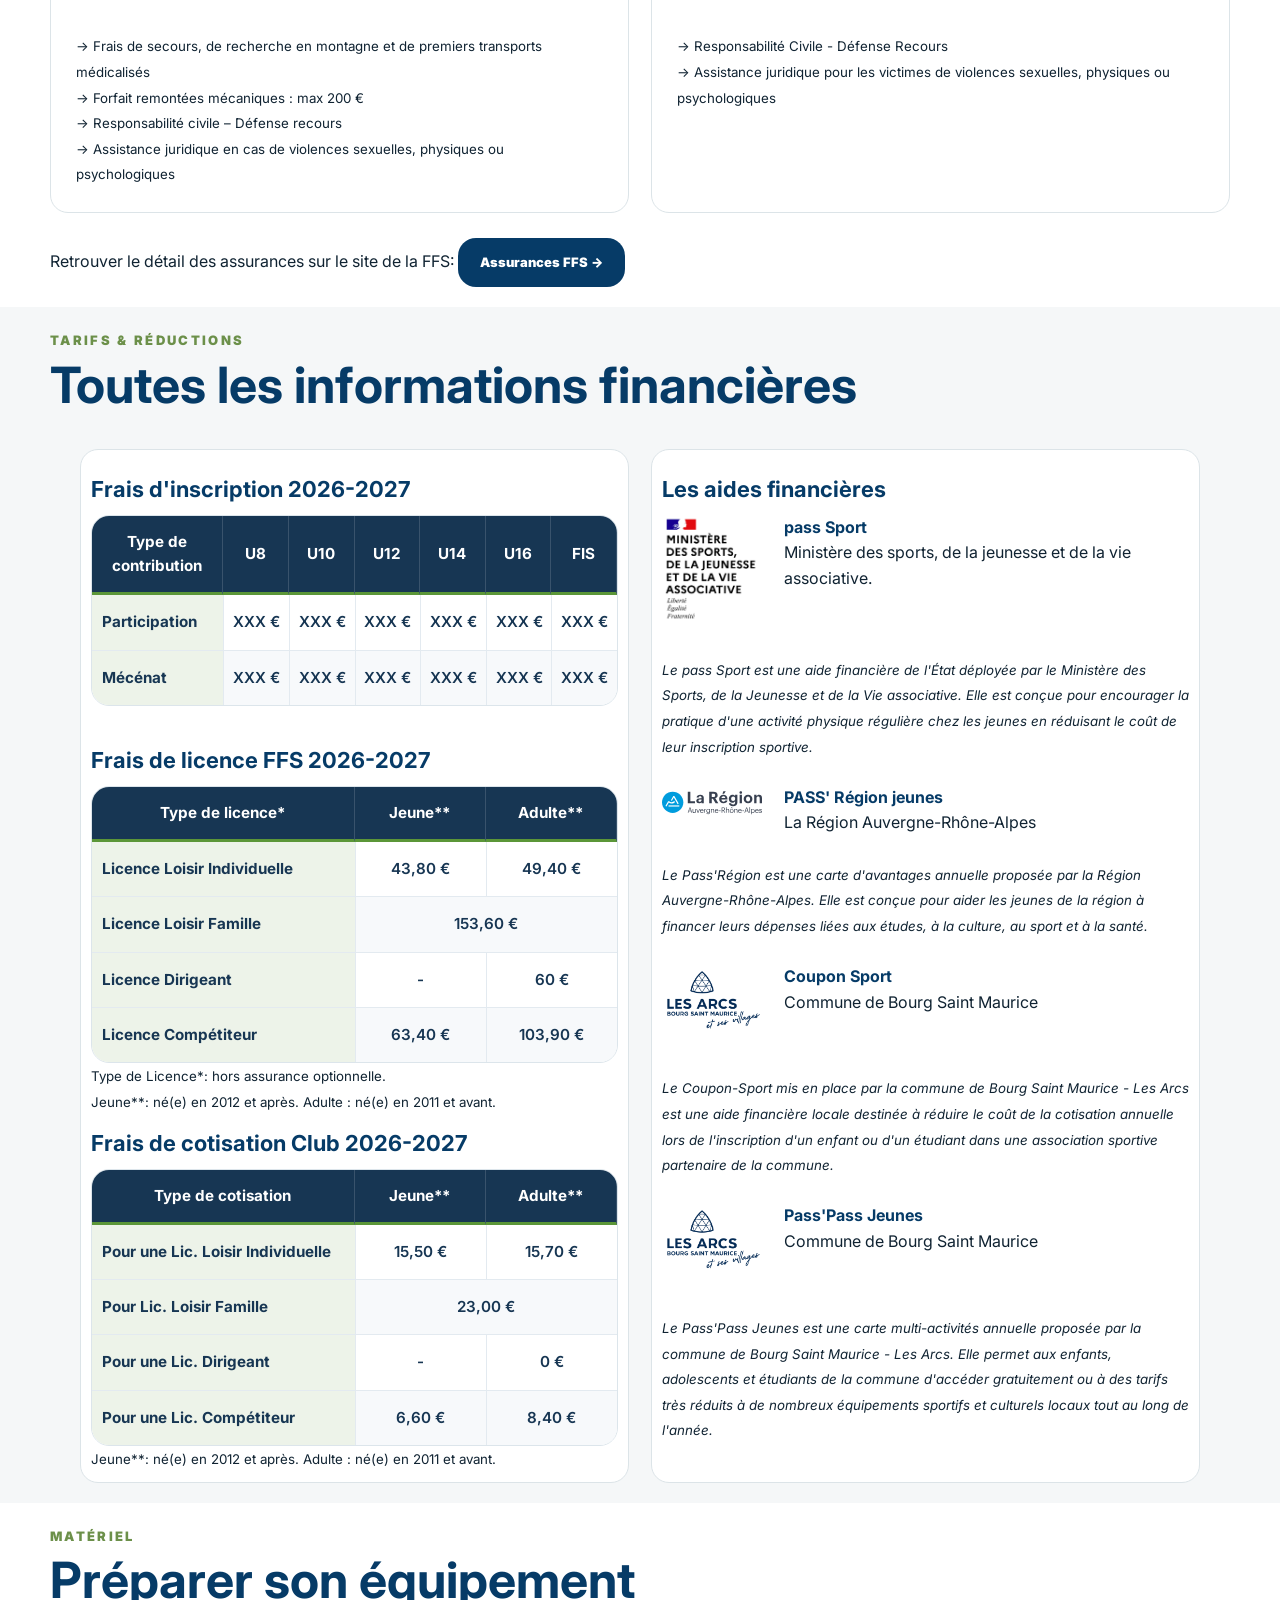
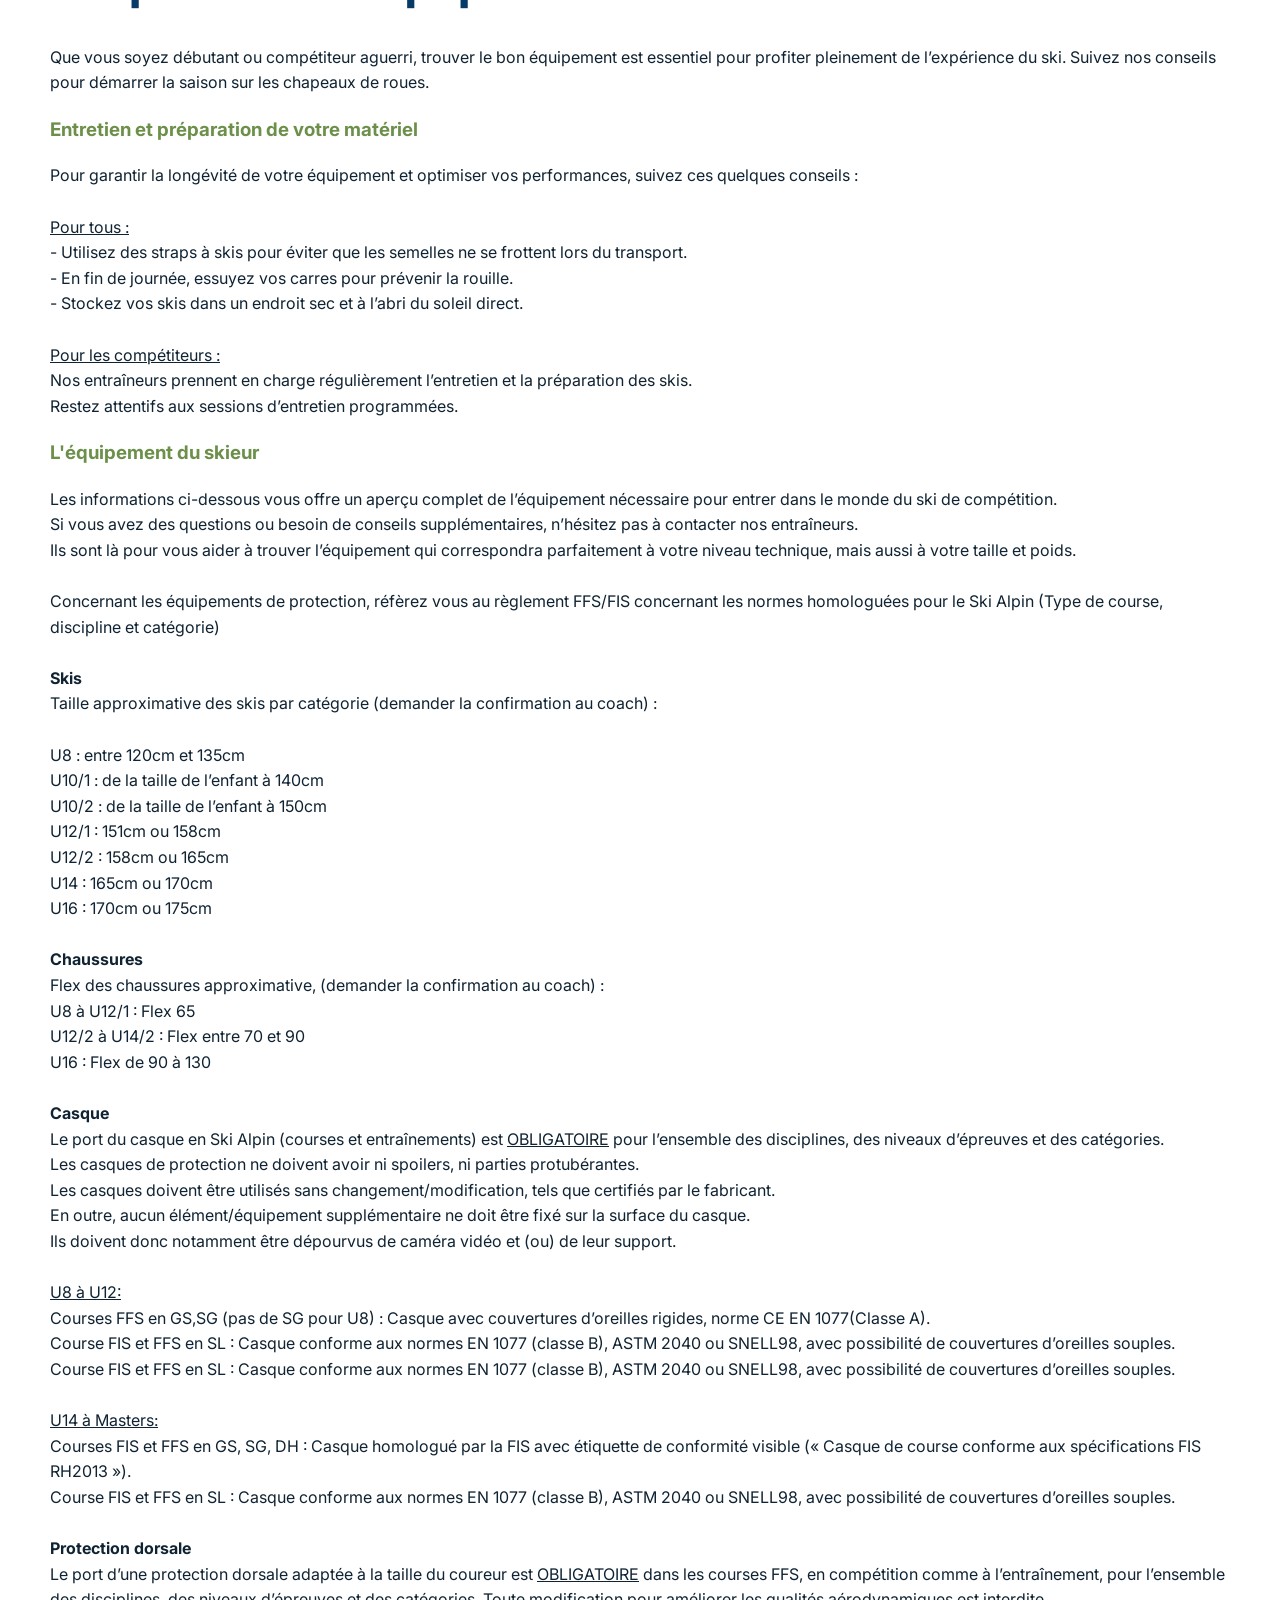
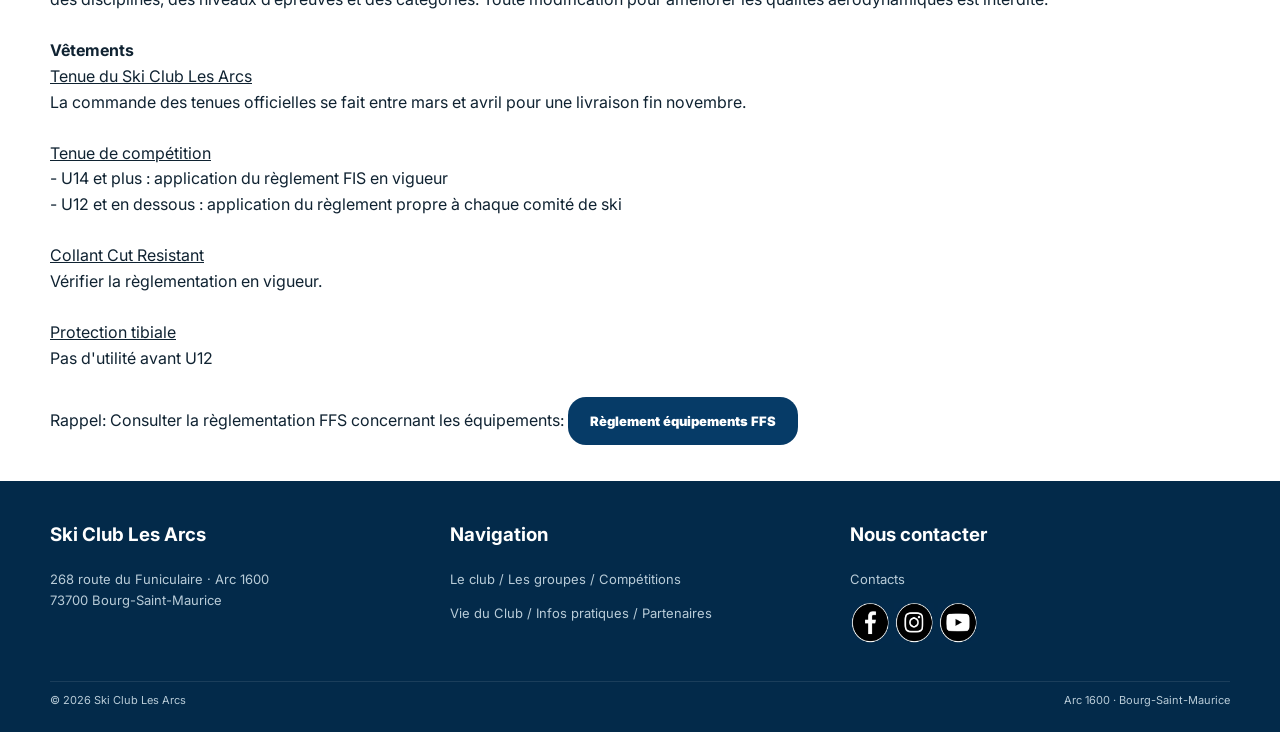
<file: infos-pratiques.html>
<!doctype html>
<html lang="fr">
<head>
<meta charset="utf-8">
<meta name="viewport" content="width=device-width,initial-scale=1">
<meta name="theme-color" content="#063B67">
<title>Ski Club Les Arcs — Bourg-Saint-Maurice</title>
<link rel="preconnect" href="https://fonts.googleapis.com">
<link rel="stylesheet" href="https://fonts.googleapis.com/css2?family=Inter:wght@400;500;600;700;800;900&display=swap">
<link rel="stylesheet" href="assets/css/style.css?v=2026-10-27">
</head>
<body>
<header class="site-header">
  <div class="container header-inner">
    <a class="brand" href="index.html">
      <img src="assets/images/accueil/logo-ski-club.jpg" alt="Ski Club Les Arcs">
      <span>
        <small>BOURG-SAINT-MAURICE</small>
        <strong>SKI CLUB LES ARCS</strong>
      </span>
    </a>

    <button class="menu-btn" aria-label="Menu" aria-expanded="false">☰</button>
    <nav class="nav">
      <a href="club.html">Le club</a>
	  <a href="groupes.html">Les groupes</a>
      <a href="competitions.html">Compétitions</a>
      <a href="vie-du-club.html">Vie du Club</a>
	  <a href="infos-pratiques.html">Infos pratiques</a>
      <a href="partenaires.html">Partenaires</a>
      <a href="contact.html">Contacts</a>
    </nav>
  </div>
</header>


<main>


<section class="page-hero">
  <img class="hero-image" src="assets/images/bandeau/infos-pratiques.jpg">
  <div class="hero-overlay" aria-hidden="true"></div>
	<div class="container">
		<div class="kicker kicker-light">Infos pratiques: <a href="infos-pratiques.html#adhesion">Adhésion</a> / <a href="infos-pratiques.html#licences">Licences</a> / <a href="infos-pratiques.html#tarifs">Tarifs & Réductions</a> / <a href="infos-pratiques.html#materiel">Matériel</a></div>
		<h1>Avant de <span>skier avec nous</span>.</h1>
		<p>Vous ou votre enfant souhaitez nous rejoindre, tout est expliqué ici.</p>
	</div>
</section>

<section class="section alt">
	<div class="container grid grid-4">
		<article class="card">
			<div class="photo"><img src="assets/images/infos-pratiques/carte-membre.png" alt="Adhésion"></div>
			<h4>Adhésion</h4>
			<p>
				<strong>Entrer au Ski Club ?</strong><br>
				Tout savoir sur les conditions d'entrée au Ski Club.<BR><BR>
			</p>
			<a class="btn btn-green" href="infos-pratiques.html#adhesion" align="center">plus d'infos →</a>
		</article>

      <article class="card">
        <div class="photo"><img src="assets/images/infos-pratiques/licence2026-2027.png" alt="Licence FFS"></div>
		<h4>Licences</h4>
		<p>
			<strong>Quelle licence choisir ?</strong><br>
			Tout savoir sur les licences FFS et les garanties associées.<BR><BR>
			<a class="btn btn-green" href="infos-pratiques.html#licences">plus d'infos →</a>
		</p>
      </article>
	  
      <article class="card">
        <div class="photo"><img src="assets/images/infos-pratiques/tarifs.jpg" alt="Tarifs & Réduction"></div>
		<h4>Tarifs & Réductions</h4>
		<p>
			<strong>Quels coûts?</strong><br>
			Frais d'inscription, de cotisation, de licences et réductions.<BR><BR>
			<a class="btn btn-green" href="infos-pratiques.html#tarifs">plus d'infos →</a>
		</p>
      </article>
	  
      <article class="card">
        <div class="photo"><img src="assets/images/infos-pratiques/materiel.jpg" alt="Matériel de Ski"></div>
		<h4>Matériel</h4>
		<p>
			<strong>Bien s'équiper...</strong><br>
			Skis, chaussures, casque, protection dorsale, combinaison.<BR><BR>
			<a class="btn btn-green" href="infos-pratiques.html#materiel">plus d'infos →</a>
		</p>
      </article>
	  
	</div>
</section>

<section class="section" id="adhesion">
	<div class="container">
		<div class="section-head">
			<div>
				<div class="kicker">Adhésion</div>
				<h2>Devenir membre du Ski Club</h2>
			</div>
		</div>
		<div></div>
	</div>
	<div class="container grid grid-2">
	
		<article class="card card-green">
			<div class="grid icon-grid2">
				<div class="icon">U8</div>
				<div><h3>Entrée dans le groupe des 7 ans</h3></div>
			</div>
			<p>
			<br>
			L'entrée au ski club pour les enfants de la catégorie U8 est <strong>conditionnée par une selection</strong>.<br>
			Le test de sélection a lieu en fin de saison (deuxième ou troisième week-end d'avril). Il est organisé par les coachs du ski club.
			L'objectif des coachs est de <strong>former un groupe homogène</strong>, composé de skieurs avec un minimum d'<strong>autonomie</strong> 
			et capables de <strong>"passer partout"</strong>.
			<BR><BR>
			Nombre de places disponibles: <strong>Entre 8 et 12 enfants</strong>
			<BR><BR>
			La prochaine sélection U8 (enfants nés en 2020) aura lieu le samedi 10 ou samedi 17 avril 2027, 
			pour une entrée au Ski Club pour la saison 2027/2028.
			<BR><BR>
			Suivez-nous sur le site internet ou sur les réseaux pour la date exacte des sélections.
			<br><br>
			</p>
		</article>
		
		<article class="card card-green">
			<div class="grid icon-grid2">
				<div class="icon">U10</div>
				<div><h3>Entrée dans le groupe des 8 et 9 ans</h3></div>
			</div>
			<p>
			<br>
			Les places en U10 1ère année et en U10 2ème année sont <strong>attribuées en priorité aux skieurs du Ski Club</strong>, 
			respectivement les U8 et U10 1ère année de l'année précédente. 
			<br>
			En fonction des effectifs constitués, il est <strong>possible d'intégrer</strong> l'un de ces deux groupes de cette catégorie.
			<br>
			Il n'existe pas de test de sélection programmé pour cette catégorie, aussi, si vous souhaitez inscrire votre enfant en U10, 
			un <strong>test de selection sera organisé en fonction des demandes</strong>.
			
			<br><br>
			Nombre de places disponibles: <strong>variable</strong>
			<BR><BR>
			Contactez-nous pour obtenir plus d'informations pour une inscription en U10.
			</p>	
		</article>
		
		<article class="card card-green">
			<div class="grid grid-4">
				<div class="icon">U12</div>
				<div class="icon">U14</div>
				<div class="icon">U16</div>
				<div class="icon">FIS</div>
			</div>
			<p>
			<br>
			Les groupes étant constitués, il n'est pas possible d'intégrer de nouveaux skieurs dans l'une de ces catégories.
			<BR>
			Pour les cas exceptionnels, comme un déménagement impliquant un changement de Ski Club, une éventuelle intégration peut être évaluée.
			<BR><BR>
			Merci de prendre contact avec nous si vous êtes dans ce cas.
			<BR><BR>
			</p>	
		</article>	

		<article class="card card-green">
			<div class="grid icon-grid2">
				<div class="icon">Senior</div>
			</div>
			<p>
			<br>
			Vous souhaitez être un membre actif de notre Ski Club. Pour devenir adhérant, rien de plus simple.
			<br>
			Prenez votre licence-assurance (Loisir ou Compétition) directement sur le site de la FFS en choississant notre club: S.C LES ARCS BOURG ST MAURICE.
			<br>
			Votre cotisation Club sera inclus dans votre licence.

			<BR><BR>
			</p>	
		</article>	

	</div>
</section>

<section class="section alt" id="licences">
	<div class="container">
		<div class="section-head">
			<div>
				<span class="kicker">Licences</span>
				<h2>Une licence adaptée à chaque pratique</h2>
			</div>
		</div>

	<div class="container grid grid-4">
		<article class="card">
			<div class="photo"><img src="assets/images/infos-pratiques/licence-loisir.jpg" alt="Licence Individuelle Loisir"></div>
				<h4>Licence Individuelle Loisir</h4>
				<p>
				Pour glisser en toute sécurité et découvrir de multiples activités dans un club FFS, 
				seul, entre amis ou en famille.
				</p>
				
				<p>
				<BR>
				<strong>Qui est concerné ?</strong>
				<BR>
				- Catégorie U8<BR>
				- Sénior
				</p>
		</article>

		<article class="card">
			<div class="photo"><img src="assets/images/infos-pratiques/licence-famille.jpg" alt="Licence Famille"></div>
				<h4>Licence Loisir Famille</h4>
				<p>Une licence loisir à tarif préférentiel pour tous les membres d'une même famille résidant sous le même toit.</p>	
				<p>
				<BR>
				<strong>Qui est concerné ?</strong>
				<BR>
				- Catégorie U8<BR>
				- Parents d'enfant U8
				</p>
		</article>
			
		<article class="card">
			<div class="photo"><img src="assets/images/infos-pratiques/licence-dirigeant.jpg" alt="Licence Dirigeant"></div>
				<h4>Licence Dirigeant</h4>
				<p>Pour partager sa passion et prendre part à la vie associative des clubs FFS.</p>
				
				<p>
				<BR>
				<strong>Qui est concerné ?</strong>
				<BR>
				- Membre du Bureau du Ski Club Les Arcs<BR>
				</p>
		</article>
		
		<article class="card">
				<div class="photo"><img src="assets/images/infos-pratiques/licence-competiteur.jpg" alt="Licence Compétiteur"></div>
				<h4>Licence Compétiteur</h4>
				<p>Pour se mesurer aux autres, se dépasser, relever de nouveaux défis et goûter à l'adrénaline de la compétition.</p>
				
				<p>
				<BR>
				<strong>Qui est concerné ?</strong>
				<BR>
				- Catégories U10 / U12 / U14 / U16 / FIS<BR>
				- Sénior<BR>
				</p>
		</article>
		</div>
		<br>
		Retrouver le détail des licences sur le site de la FFS: <a class="btn btn-blue" href="https://monespace.ffs.fr/" target="new">Licences FFS →</a>

	</div>
</section>


<section class="section" id="garantie">
	<div class="container">
		<div class="section-head">
			<div>
				<span class="kicker">Garanties</span>
				<h2>Choisir son assurance</h2>
			</div>
		</div>
		<div class="grid grid-2">
			<div class="card">
				<div class="card-body">
					<h3>OPTIMUM +++</h3>
					<small>
					<BR>→ Frais de secours, de recherche en montagne et de premiers transports médicalisés
					<BR>→ Frais médicaux en France : 150 % du tarif de convention de la sécurité sociale
					<BR>→ Frais médicaux à l’étranger : 100 000 € (sauf non assurés sécurité sociale : 1000 €)
					<BR>→ Assistance - rapatriement
					<BR>→ Capital en cas d’invalidité permanente : 40 000 € en cas d’invalidité de 100 % (franchise fixée à 10 % d’invalidité)
					<BR>→ Capital en cas de décès : 15 000 €
					<BR>→ Forfait remontées mécaniques : max 3 000 €
					<BR>→ Cours de ski (dans une école de ski) limités à 8 jours
					<BR>→ Skis de compétition loués
					<BR>→ Responsabilité civile – Défense recours
					<BR>→ Assistance juridique en cas de violences sexuelles, physiques ou psychologiques, soutien psychologique en cas d’accident, d’agression physique ou sexuelle
					</small>
				</div>
			</div>
			<div class="card">
				<div class="card-body">
					<h3>MEDIUM ++</h3>
					<small>
					<BR>→ Frais de secours, de recherche en montagne et de premiers transports médicalisés
					<BR>→ Frais médicaux en France : 100 % du tarif de convention de la sécurité sociale
					<BR>→ Frais médicaux à l’étranger : 20 000 € (sauf non assurés sécurité sociale : 1000 €)
					<BR>→ Assistance - rapatriement
					<BR>→ Capital en cas d’invalidité permanente : 7 500 € en cas d’invalidité de 100 % (franchise fixée à 10 % d’invalidité)
					<BR>→ Capital en cas de décès : 5 000 €
					<BR>→ Forfait remontées mécaniques : max 500 €
					<BR>→ Cours de ski (dans une école de ski) limités à 8 jours
					<BR>→ Responsabilité civile – Défense recours
					<BR>→ Assistance juridique en cas de violences sexuelles, physiques ou psychologiques, soutien psychologique en cas d’accident, d’agression physique ou sexuelle
					</small>
				</div>
			</div>
			<div class="card">
				<div class="card-body">
					<h3>PRIMO +</h3>
					<small>
					<BR>→ Frais de secours, de recherche en montagne et de premiers transports médicalisés
					<BR>→ Forfait remontées mécaniques : max 200 €
					<BR>→ Responsabilité civile – Défense recours
					<BR>→ Assistance juridique en cas de violences sexuelles, physiques ou psychologiques
					</small>
				</div>
			</div>
			<div class="card">
				<div class="card-body">
					<h3>Responsabilité Civile Uniquement</h3>
					<small>
					<BR>→ Responsabilité Civile - Défense Recours
					<BR>→ Assistance juridique pour les victimes de violences sexuelles, physiques ou psychologiques
					</small>
				</div>
			</div>
		</div>
	<br>
	Retrouver le détail des assurances sur le site de la FFS: <a class="btn btn-blue" href="https://monespace.ffs.fr/" target="new">Assurances FFS →</a>
	</div>
</section>

<section class="section alt" id="tarifs">
	<div class="container">
		<div class="section-head">
			<div>
				<span class="kicker">Tarifs & Réductions</span>
				<h2>Toutes les informations financières</h2>
			</div>
		</div>

		<div class="container grid grid-2">
			<article class="card">
				<h3>Frais d'inscription 2026-2027</h3>
				<table class="tarifs-club">
					<thead>
						<tr>
							<th scope="col">Type de contribution</th>
							<th scope="col">U8</th>
							<th scope="col">U10</th>
							<th scope="col">U12</th>
							<th scope="col">U14</th>
							<th scope="col">U16</th>
							<th scope="col">FIS</th>
						</tr>
					</thead>
					<tbody>
						<tr>
							<th scope="row">Participation</th>
							<td>XXX €</td>
							<td>XXX €</td>
							<td>XXX €</td>
							<td>XXX €</td>
							<td>XXX €</td>
							<td>XXX €</td>
						</tr>
						<tr>
							<th scope="row">Mécénat</th>
							<td>XXX €</td>
							<td>XXX €</td>
							<td>XXX €</td>
							<td>XXX €</td>
							<td>XXX €</td>
							<td>XXX €</td>
						</tr>
					</tbody>
				</table>
				<br>
				<h3>Frais de licence FFS 2026-2027</h3>

				<table class="tarifs-club">
					<thead>
						<tr>
							<th scope="col">Type de licence*</th>
							<th scope="col">Jeune**</th>
							<th scope="col">Adulte**</th>
						</tr>
					</thead>
					<tbody>
						<tr>
							<th scope="row">Licence Loisir Individuelle</th>
							<td>43,80 €</td>
							<td>49,40 €</td>
						</tr>
						<tr>
							<th scope="row">Licence Loisir Famille</th>
							<td colspan="2">153,60 €</td>
							
						</tr>
						<th scope="row">Licence Dirigeant</th>
							<td>-</td>
							<td>60 €</td>
						</tr>
						<th scope="row">Licence Compétiteur</th>
							<td>63,40 €</td>	
							<td>103,90 €</td>
						</tr>

					</tbody>
				</table>
				<small>
				Type de Licence*: hors assurance optionnelle.<BR>
				Jeune**: né(e) en 2012 et après. Adulte : né(e) en 2011 et avant.<BR>
				</small>
				<h3>Frais de cotisation Club 2026-2027</h3>
				
				<table class="tarifs-club">
					<thead>
						<tr>
							<th scope="col">Type de cotisation</th>
							<th scope="col">Jeune**</th>
							<th scope="col">Adulte**</th>
						</tr>
					</thead>
					<tbody>
						<tr>
							<th scope="row">Pour une Lic. Loisir Individuelle</th>
							<td>15,50 €</td>
							<td>15,70 €</td>
						</tr>
						<tr>
							<th scope="row">Pour Lic. Loisir Famille</th>
							<td colspan="2">23,00 €</td>
							
						</tr>
						<th scope="row">Pour une Lic. Dirigeant</th>
							<td>-</td>
							<td>0 €</td>
						</tr>
						<th scope="row">Pour une Lic. Compétiteur</th>
							<td>6,60 €</td>
							<td>8,40 €</td>
						</tr>

					</tbody>
				</table>
				<small>
				Jeune**: né(e) en 2012 et après. Adulte : né(e) en 2011 et avant.<BR>
				</small>
			</article>

			
			<article class="card">		
				<h3>Les aides financières</h3>
				<div class="grid icon-grid2-left">
					<div>
						<a href="https://www.pass.sports.gouv.fr/" target="new"><img src="assets/images/infos-pratiques/ministere.png"></a>
					</div>
					<div>
						<a class="btn-transparent" href="https://www.pass.sports.gouv.fr/" target="new"><strong>pass Sport</strong></a><br>
						Ministère des sports, de la jeunesse et de la vie associative.
					</div>
				</div>
				<div>
					<BR>
					<small>
					<i>
					Le pass Sport est une aide financière de l'État déployée par le Ministère des Sports, de la Jeunesse et de la Vie associative. 
					Elle est conçue pour encourager la pratique d'une activité physique régulière chez les jeunes en réduisant le coût de leur inscription sportive.
					</i>
					</small>
					<BR><BR>
				</div>
				<div class="grid icon-grid2-left">
					<div>
						<a href="https://www.auvergnerhonealpes.fr/passregionjeunes" target="new"><img src="assets/images/infos-pratiques/region.svg"></a>
					</div>
					<div>
						<a class="btn-transparent" href="https://www.auvergnerhonealpes.fr/passregionjeunes" target="new"><strong>PASS' Région jeunes</strong></a><br>
						La Région Auvergne-Rhône-Alpes
					</div>
				</div>
				<div>
					<BR>
					<small>
					<i>
					Le Pass'Région est une carte d'avantages annuelle proposée par la Région Auvergne-Rhône-Alpes. 
					Elle est conçue pour aider les jeunes de la région à financer leurs dépenses liées aux études, à la culture, au sport et à la santé.
					</i>
					</small>
					<BR><BR>				
				</div>
				
				<div class="grid icon-grid2-left">
					<div>
						<a href="https://www.bourgsaintmaurice.fr/dynamique/sports/aides-et-subventions/coupon-sport" target="new"><img src="assets/images/infos-pratiques/mairie.png"></a>
					</div>
					<div>
						<a class="btn-transparent" href="https://www.bourgsaintmaurice.fr/dynamique/sports/aides-et-subventions/coupon-sport" target="new"><strong>Coupon Sport</strong></a><br>
						Commune de Bourg Saint Maurice
					</div>
				</div>
				<div>
					<BR>
					<small>
					<i>
					Le Coupon-Sport mis en place par la commune de Bourg Saint Maurice - Les Arcs est une aide financière locale destinée à réduire 
					le coût de la cotisation annuelle lors de l'inscription d'un enfant ou d'un étudiant dans une association sportive partenaire de la commune.
					</i>
					</small>
					<BR><BR>
				</div>
				<div class="grid icon-grid2-left">
					<div>
						<a href="https://www.bourgsaintmaurice.fr/dynamique/passpass/passpass-jeunes" target="new"><img src="assets/images/infos-pratiques/mairie.png"></a>
					</div>
					<div>
						<a class="btn-transparent" href="https://www.bourgsaintmaurice.fr/dynamique/passpass/passpass-jeunes" target="new"><strong>Pass'Pass Jeunes</strong></a><br>
						Commune de Bourg Saint Maurice
					</div>
				</div>
				<div>
					<BR>
					<small>
					<i>
					Le Pass'Pass Jeunes est une carte multi-activités annuelle proposée par la commune de Bourg Saint Maurice - Les Arcs. 
					Elle permet aux enfants, adolescents et étudiants de la commune d'accéder gratuitement ou à des tarifs très réduits à de nombreux équipements sportifs et culturels locaux tout au long de l'année.
					</i>
					</small><BR><BR>
				</div>				
			</article>
		</div>
</div>
</section>

<section class="section" id="materiel">
	<div class="container">
		<div class="section-head">
			<div>
				<span class="kicker">Matériel</span>
				<h2>Préparer son équipement</h2>
			</div>
		</div>
		<div>
			<article>
			<p>
			Que vous soyez débutant ou compétiteur aguerri, trouver le bon équipement est essentiel pour profiter pleinement de l’expérience du ski. 
			Suivez nos conseils pour démarrer la saison sur les chapeaux de roues.
			
			<strong><h3 class="texte-vert">Entretien et préparation de votre matériel</h3></strong>
			
			Pour garantir la longévité de votre équipement et optimiser vos performances, suivez ces quelques conseils :
			<br>
			<br>
			<u>Pour tous :</u> 
			<BR>- Utilisez des straps à skis pour éviter que les semelles ne se frottent lors du transport. 
			<BR>- En fin de journée, essuyez vos carres pour prévenir la rouille. 
			<BR>- Stockez vos skis dans un endroit sec et à l’abri du soleil direct.
			<BR><BR>
			<u>Pour les compétiteurs :</u>
			<BR>Nos entraîneurs prennent en charge régulièrement l’entretien et la préparation des skis.
			<BR>Restez attentifs aux sessions d’entretien programmées.
			<BR>
			<strong><h3 class="texte-vert">L'équipement du skieur</h3></strong>
			Les informations ci-dessous vous offre un aperçu complet de l’équipement nécessaire pour entrer dans le monde du ski de compétition. 
			<BR>Si vous avez des questions ou besoin de conseils supplémentaires, n’hésitez pas à contacter nos entraîneurs.
			<BR>Ils sont là pour vous aider à trouver l’équipement qui correspondra parfaitement à votre niveau technique, mais aussi à votre taille et poids.
			<BR>
			<BR>Concernant les équipements de protection, réfèrez vous au règlement FFS/FIS concernant les normes homologuées pour le Ski Alpin (Type de course, discipline et catégorie)
			<BR>
			<BR><strong>Skis</strong>
			<BR>Taille approximative des skis par catégorie (demander la confirmation au coach) :
			<BR>
			<BR>U8 : entre 120cm et 135cm
			<BR>U10/1 : de la taille de l’enfant à 140cm
			<BR>U10/2 : de la taille de l’enfant à 150cm
			<BR>U12/1 : 151cm ou 158cm
			<BR>U12/2 : 158cm ou 165cm
			<BR>U14 : 165cm ou 170cm
			<BR>U16 : 170cm ou 175cm
			<BR>
			<BR><strong>Chaussures</strong>
			<BR>Flex des chaussures approximative, (demander la confirmation au coach) :
			<BR>U8 à U12/1 : Flex 65
			<BR>U12/2 à U14/2 : Flex entre 70 et 90
			<BR>U16 : Flex de 90 à 130
			<BR>
			<BR><strong>Casque</strong>
			<BR>Le port du casque en Ski Alpin (courses et entraînements) est <u>OBLIGATOIRE</u> pour l’ensemble des disciplines, 
			des niveaux d’épreuves et des catégories.
			<BR>Les casques de protection ne doivent avoir ni spoilers, ni parties protubérantes.
			<BR>Les casques doivent être utilisés sans changement/modification, tels que certifiés par le fabricant. 
			<BR>En outre, aucun élément/équipement supplémentaire ne doit être fixé sur la surface du casque.
			<BR>Ils doivent donc notamment être dépourvus de caméra vidéo et (ou) de leur support.
			<BR>
			<BR><u>U8 à U12:</u>
			<BR>Courses FFS en GS,SG (pas de SG pour U8) : Casque avec couvertures d’oreilles rigides, norme CE EN 1077(Classe A).
			<BR>Course FIS et FFS en SL : Casque conforme aux normes EN 1077 (classe B), ASTM 2040 ou SNELL98, avec possibilité de couvertures d’oreilles souples.
			<BR>Course FIS et FFS en SL : Casque conforme aux normes EN 1077 (classe B), ASTM 2040 ou SNELL98, avec possibilité de couvertures d’oreilles souples.
			<BR>
			<BR><u>U14 à Masters:</u>
			<BR>Courses FIS et FFS en GS, SG, DH : Casque homologué par la FIS avec étiquette de conformité visible (« Casque de course conforme aux spécifications FIS RH2013 »).
			<BR>Course FIS et FFS en SL : Casque conforme aux normes EN 1077 (classe B), ASTM 2040 ou SNELL98, avec possibilité de couvertures d’oreilles souples.
			<BR>
			<BR><strong>Protection dorsale</strong>
			<BR>Le port d’une protection dorsale adaptée à la taille du coureur est <u>OBLIGATOIRE</u> dans les courses FFS, en compétition comme à l’entraînement, pour l’ensemble des disciplines, des niveaux d’épreuves et des catégories. Toute modification pour améliorer les qualités aérodynamiques est interdite. 
			<BR>
			<BR><strong>Vêtements</strong>
			<BR><u>Tenue du Ski Club Les Arcs</u>
			<BR>La commande des tenues officielles se fait entre mars et avril pour une livraison fin novembre.
			<BR>
			<BR><u>Tenue de compétition</u>
			<BR>- U14 et plus : application du règlement FIS en vigueur
			<BR>- U12 et en dessous : application du règlement propre à chaque comité de ski 
			<BR>
			<BR><u>Collant Cut Resistant</u>
			<BR>Vérifier la règlementation en vigueur.
			<BR>
			<BR><u>Protection tibiale</u>
			<BR>Pas d'utilité avant U12
			<BR> 
			<BR> Rappel: Consulter la règlementation FFS concernant les équipements: <a class="btn btn-blue" href="https://ffs.fr/app/uploads/FFSreg-alp6a.pdf" target="new">Règlement équipements FFS</a>
		</p>
	</article>
</div>
</section>


</main>
<footer class="footer">
<div class="container">
	<div class="footer-grid">
		<div>
			<h3>Ski Club Les Arcs</h3>
			<p>268 route du Funiculaire · Arc 1600<br>73700 Bourg-Saint-Maurice</p>
		</div>
		<div>
			<h3>Navigation</h3>
			<p><a href="club.html">Le club</a> / <a href="groupes.html">Les groupes</a> / <a href="competitions.html">Compétitions</a></p>
			<p><a href="vie-du-club.html">Vie du Club</a> / <a href="infos-pratiques.html">Infos pratiques</a> / <a href="partenaires.html">Partenaires</a></p>
		</div>
		<div>
			<h3>Nous contacter</h3>
			<p><a href="contact.html">Contacts</a></p>
			<p>
			<a href="https://www.facebook.com/skiclublesarcs" target="new" rel="noopener">
				<img class="logo-resized-40x40" src="assets/images/contacts/facebook-small.jpg">
			</a>
			<a href="https://www.instagram.com/skiclublesarcs_officiel/" target="new" rel="noopener">
				<img class="logo-resized-40x40" src="assets/images/contacts/instagram-small.jpg">
			</a>
			<a href="https://www.youtube.com/@skiclublesarcs9312" target="new" rel="noopener">
				<img class="logo-resized-40x40" src="assets/images/contacts/youtube-small.jpg">
			</a>
		</div>
	</div>
	<div class="bottom">
		<span>© <span data-year></span> Ski Club Les Arcs</span>
		<span>Arc 1600 · Bourg-Saint-Maurice</span>
	</div>
</div>
</footer>
<script src="assets/js/script.js"></script>
</body>
</html>
</file>
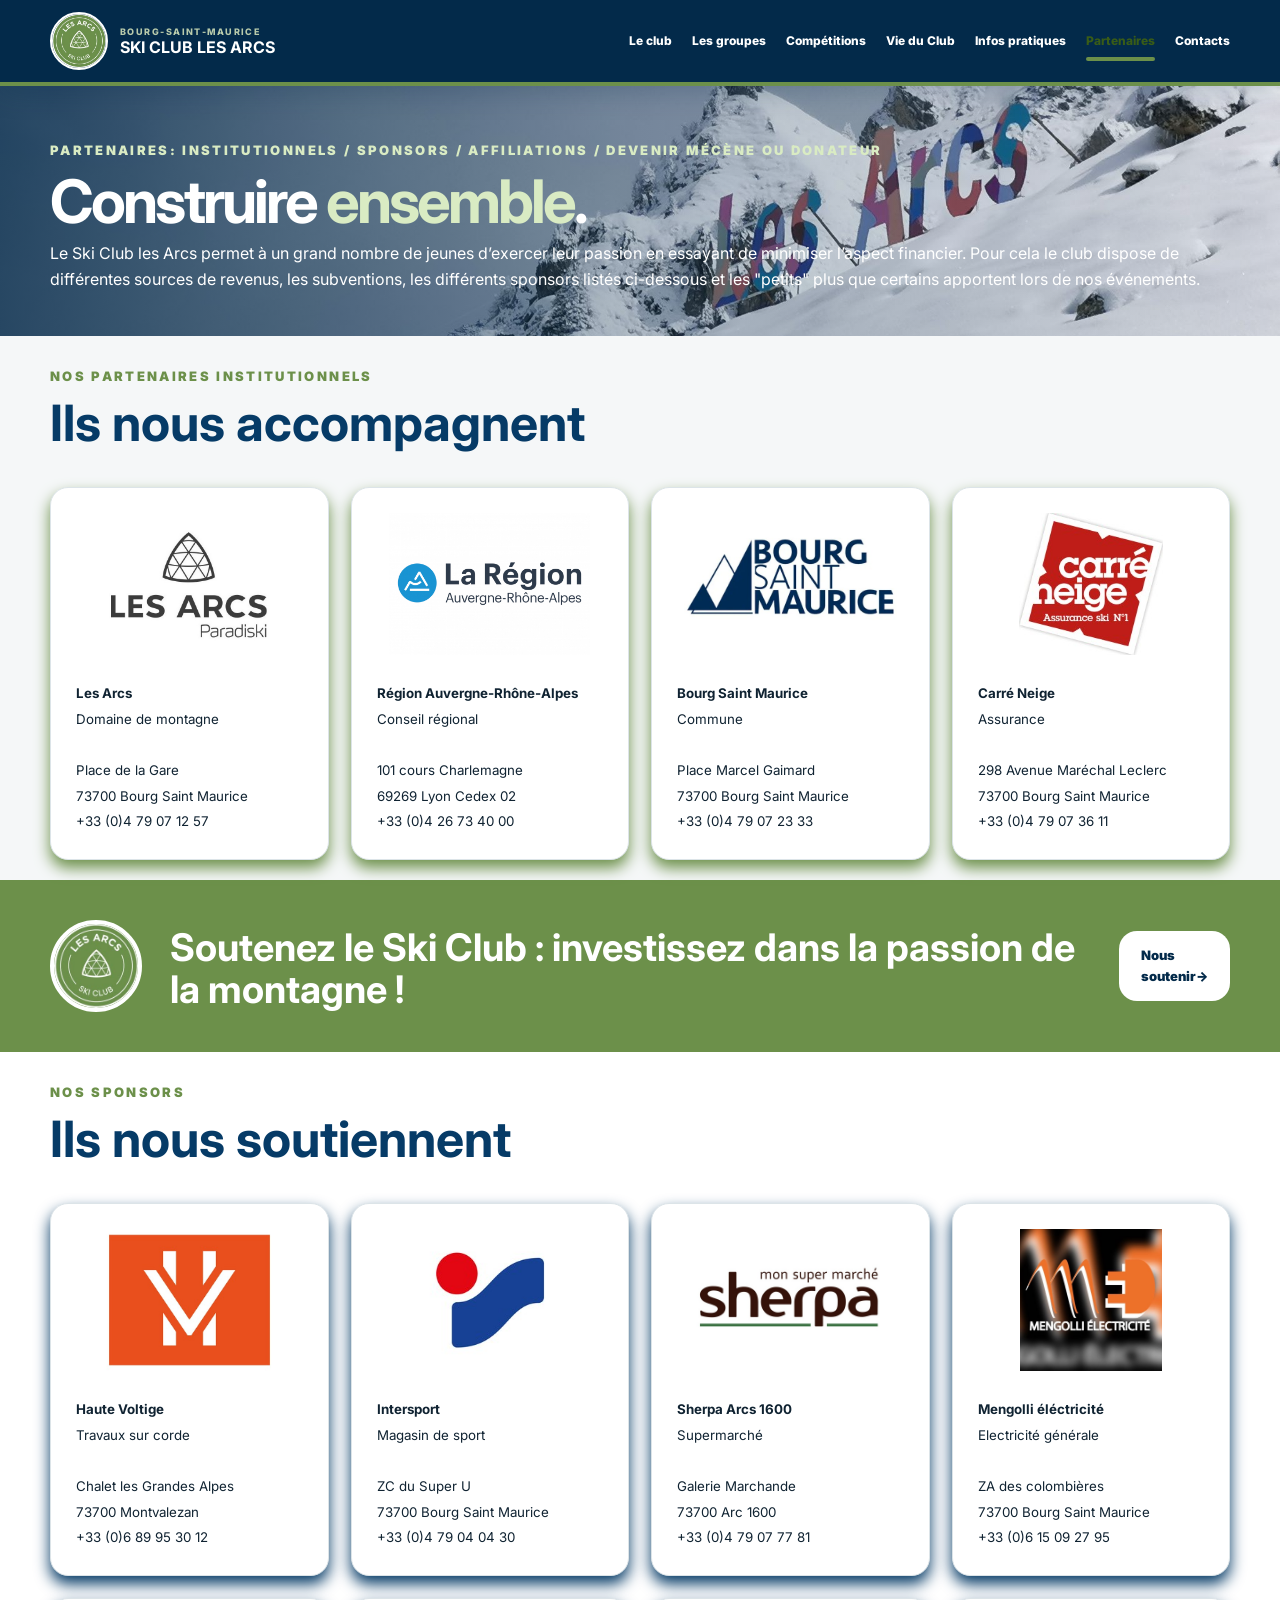
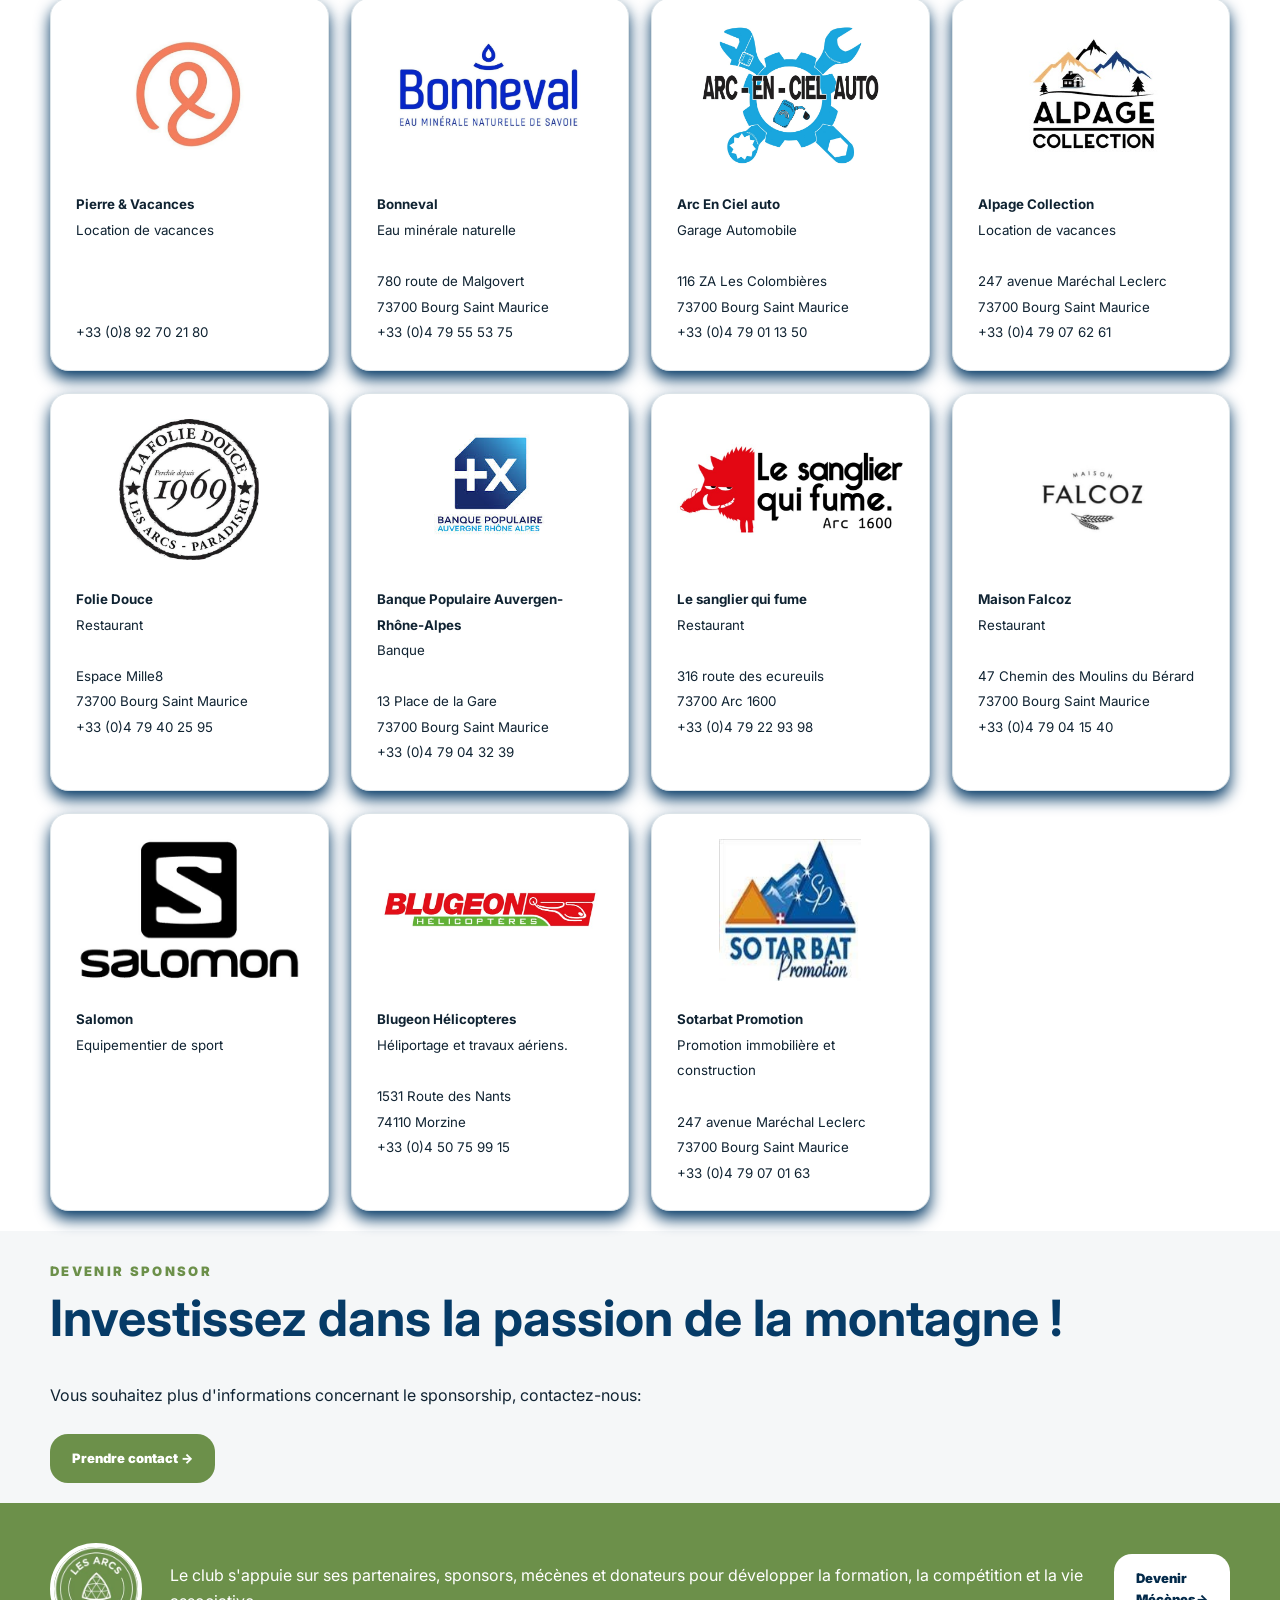
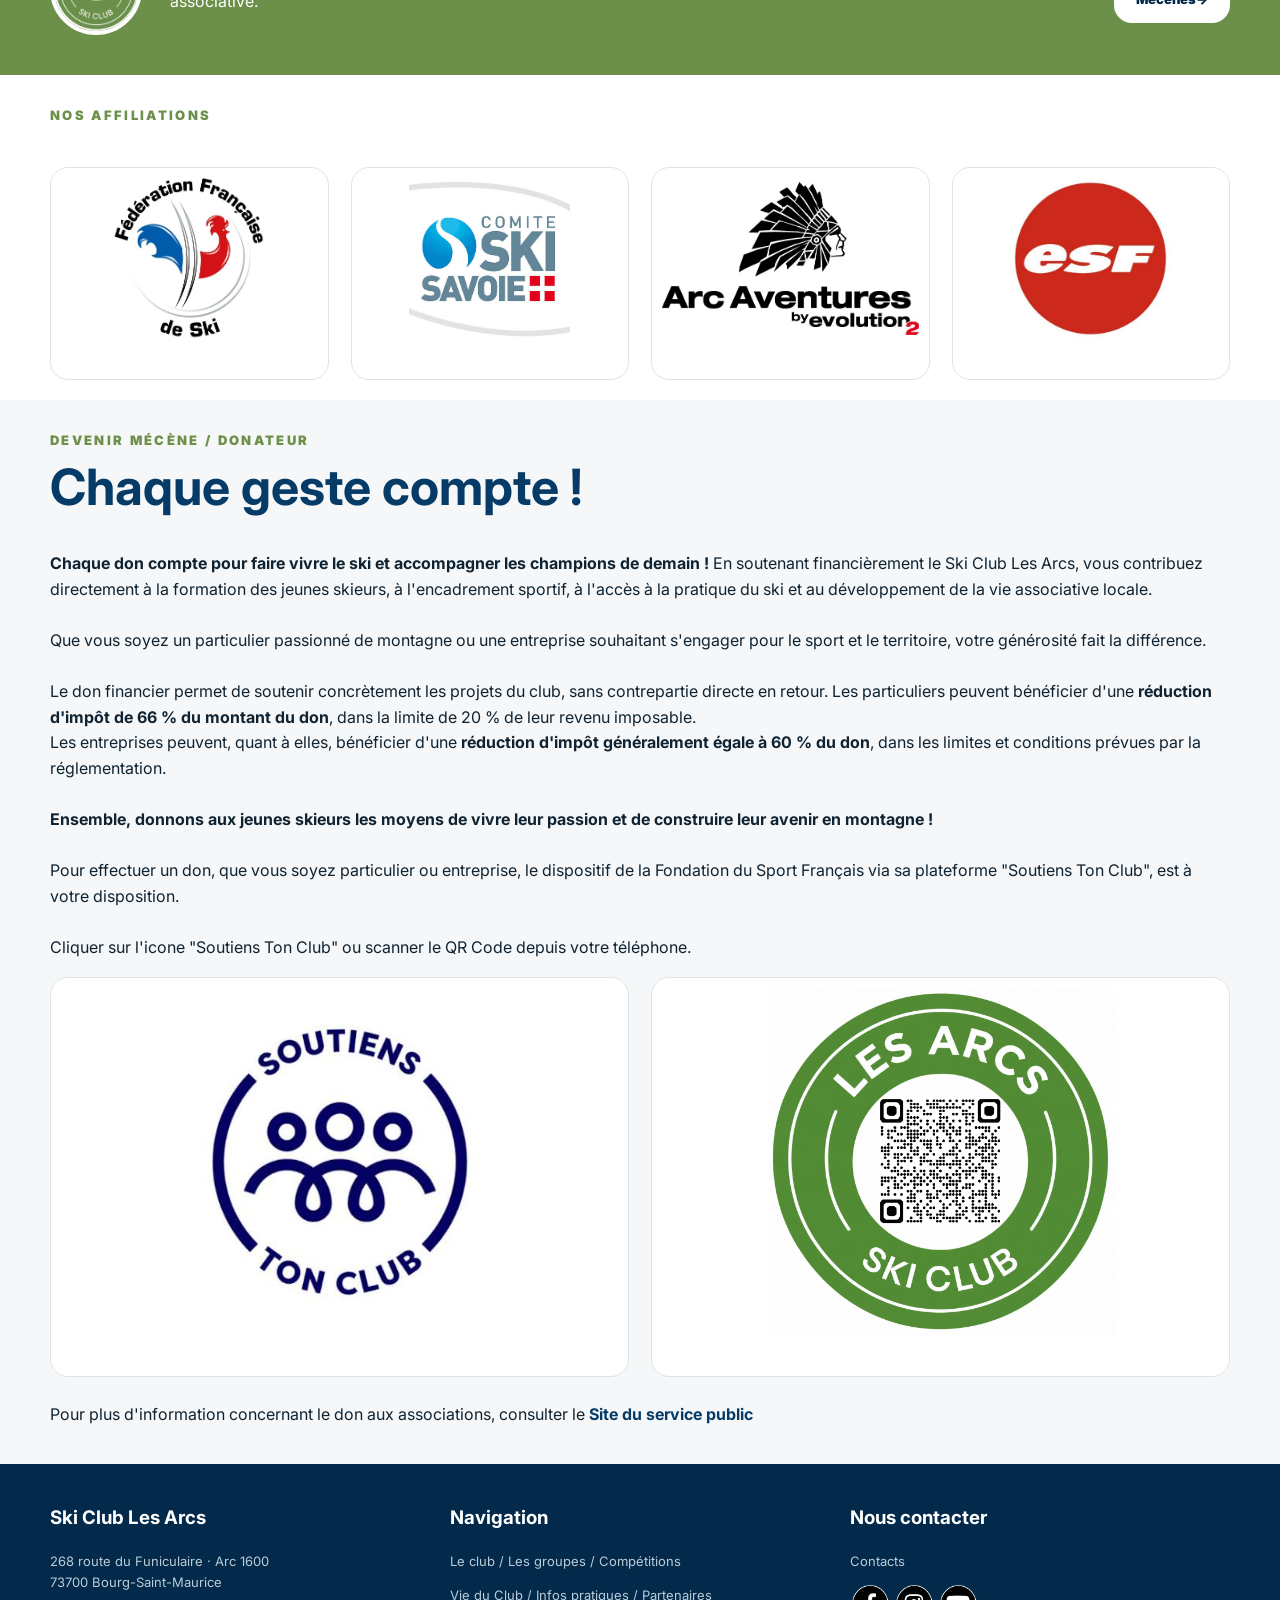
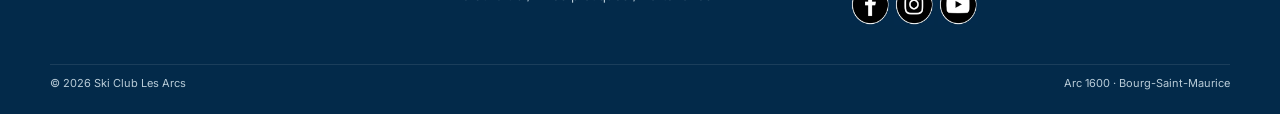
<file: partenaires.html>
<!doctype html>
<html lang="fr">
<head>
<meta charset="utf-8">
<meta name="viewport" content="width=device-width,initial-scale=1">
<meta name="theme-color" content="#063B67">
<title>Ski Club Les Arcs — Bourg-Saint-Maurice</title>
<link rel="preconnect" href="https://fonts.googleapis.com">
<link rel="stylesheet" href="https://fonts.googleapis.com/css2?family=Inter:wght@400;500;600;700;800;900&display=swap">
<link rel="stylesheet" href="assets/css/style.css?v=2026-10-27">
</head>
<body>
<header class="site-header">
  <div class="container header-inner">
    <a class="brand" href="index.html">
      <img src="assets/images/accueil/logo-ski-club.jpg" alt="Ski Club Les Arcs">
      <span>
        <small>BOURG-SAINT-MAURICE</small>
        <strong>SKI CLUB LES ARCS</strong>
      </span>
    </a>

    <button class="menu-btn" aria-label="Menu" aria-expanded="false">☰</button>
    <nav class="nav">
      <a href="club.html">Le club</a>
	  <a href="groupes.html">Les groupes</a>
      <a href="competitions.html">Compétitions</a>
      <a href="vie-du-club.html">Vie du Club</a>
	  <a href="infos-pratiques.html">Infos pratiques</a>
      <a href="partenaires.html">Partenaires</a>
      <a href="contact.html">Contacts</a>
    </nav>
  </div>
</header>
  

<section class="page-hero">
  <img class="hero-image" src="assets/images/bandeau/partenaires.jpg">
  <div class="hero-overlay" aria-hidden="true"></div>
	<div class="container">
		<div class="kicker kicker-light">Partenaires: <a href="partenaires.html#institutionnels">Institutionnels</a> / <a href="partenaires.html#sponsors">Sponsors</a> / <a href="partenaires.html#affiliations">Affiliations</a> / <a href="partenaires.html#devenir">Devenir Mécène ou Donateur</a></div>
		<h1>Construire <span>ensemble</span>.</h1>
		Le Ski Club les Arcs permet à un grand nombre de jeunes d’exercer leur passion en essayant de minimiser l’aspect financier.
		Pour cela le club dispose de différentes sources de revenus, les subventions, les différents sponsors listés ci-dessous et les "petits" plus que certains apportent lors de nos événements.
	</div>
</section>

<section class="section alt" id="institutionnels">
	<div class="container">
		<div class="section-head">
			<div>
				<div class="kicker">Nos partenaires institutionnels</div>
				<h2>Ils nous accompagnent</h2>
			</div>
		</div>
		<div class="grid grid-4" id="liste-partenaires"></div>
	</div>
</section>	


<section class="club-banner">
  <div class="container club-banner-inner">
     <img src="assets/images/accueil/logo-ski-club.jpg" alt="Ski Club Les Arcs">
    <h2>Soutenez le Ski Club : investissez dans la passion de la montagne !</h2>
    <a class="btn btn-white" href="partenaires.html#devenir">Nous <BR>soutenir→</a>
  </div>
</section>

<section class="section" id="sponsors">
	<div class="container">
		<div class="section-head">
			<div>
				<div class="kicker">Nos Sponsors</div>
				<h2>Ils nous soutiennent<h2>
			</div>
		</div>
		<div class="grid grid-4" id="liste-mecenes"></div>
	</div>
</section>	


<section class="section alt">
	<div class="container">
		<div class="section-head">
			<div>
				<div class="kicker">Devenir Sponsor</div>
				<h2>Investissez dans la passion de la montagne !</h2>
			</div>
		</div>
		<div class="">
			Vous souhaitez plus d'informations concernant le sponsorship, contactez-nous: <BR><BR>
			<a class="btn btn-green" href="contact.html">Prendre contact →</a>
		</div>		
	</div>
</section>


<section class="club-banner">
  <div class="container club-banner-inner">
    <img src="assets/images/accueil/logo-ski-club.jpg" alt="Ski Club Les Arcs">
    <div>
		Le club s'appuie sur ses partenaires, sponsors, mécènes et donateurs pour développer la formation, la compétition et la vie associative.
    </div>
    <a class="btn btn-white" href="partenaires.html#devenir">Devenir<BR>Mécènes→</a>
  </div>
</section>

<section class="section" id="affiliations">
	<div class="container">
		<div class="section-head">
			<div>
				<div class="kicker">Nos affiliations</div>
				<h2></h2>
			</div>
		</div>
		<div class="grid grid-4">
			<div class="card">
				<a href="https://ffs.fr/" target="new">
				<div class="card-media" style="background-image:url('assets/images/partenaires/ffs.jpg')"></div>
				<div class="card-body"></div>
				</a>
			</div>
			
			<div class="card">
				<a href="https://www.comiteskisavoie.fr/" target="new">
				<div class="card-media" style="background-image:url('assets/images/partenaires/comite-savoie.jpg')"></div>
				<div class="card-body"></div>
				</a>
			</div>
			<div class="card">
				<a href="https://arc-aventures.com/" target="new">
				<div class="card-media" style="background-image:url('assets/images/partenaires/arc-aventures.jpg')"></div>
				<div class="card-body"></div>
				</a>
			</div>
			<div class="card">
				<a href="https://www.esf.net/" target="new">
				<div class="card-media" style="background-image:url('assets/images/partenaires/esf.jpg')"></div>
				<div class="card-body"></div>
				</a>
			</div>
		
		</div>			
	</div>
</section>
		
<section class="section alt" id="devenir">
	<div class="container">
		<div class="section-head">
			<div>
				<div class="kicker">Devenir Mécène / Donateur</div>
				<h2>Chaque geste compte !</h2>
			</div>		
		</div>
		
		<p>
		<strong>Chaque don compte pour faire vivre le ski et accompagner les champions de demain !</strong>
		En soutenant financièrement le Ski Club Les Arcs, vous contribuez directement à la formation des jeunes skieurs,		
		à l'encadrement sportif, à l'accès à la pratique du ski et au développement de la vie associative locale.<BR><BR>
		Que vous soyez un particulier passionné de montagne ou une entreprise souhaitant s'engager pour le sport et le territoire,
		votre générosité fait la différence.<BR><BR>
		Le don financier permet de soutenir concrètement les projets du club, sans contrepartie directe en retour.
		Les particuliers peuvent bénéficier d'une <strong>réduction d'impôt de 66 % du montant du don</strong>, dans la limite de 20 % de leur revenu imposable.<BR>
		Les entreprises peuvent, quant à elles, bénéficier d'une <strong>réduction d'impôt généralement égale à 60 % du don</strong>, dans les limites et conditions prévues par la réglementation.<BR>
		<BR><strong>Ensemble, donnons aux jeunes skieurs les moyens de vivre leur passion et de construire leur avenir en montagne !</strong><BR><BR>
		
		Pour effectuer un don, que vous soyez particulier ou entreprise, le dispositif de la Fondation du Sport Français via sa plateforme "Soutiens Ton Club", est à votre disposition.
		<BR>
		<BR>Cliquer sur l'icone "Soutiens Ton Club" ou scanner le QR Code depuis votre téléphone.

		
		<div class="grid grid-2">
			<div class="card">
				<a href="https://www.soutienstonclub.fr/project/je-soutiens-le-ski-club-les-arcs/donations" target="new">
				<div class="card-media" style="background-image:url('assets/images/partenaires/soutien-ton-club.jpg')"></div>
				<div class="card-body"></div>
				</a>
			</div>
			<div class="card">
				<div class="card-media" style="background-image:url('assets/images/partenaires/qr-code-fond-blanc-point-noir.png')"></div>
				<div class="card-body"></div>
			</div>
		</div>			
		<br>
		Pour plus d'information concernant le don aux associations, consulter le <strong><a class="btn-transparent" href="https://www.service-public.gouv.fr/particuliers/vosdroits/F2722" target="New">Site du service public</a></strong>
		</p>		
	
		
	</div>
</section>

</main>
<footer class="footer">
<div class="container">
	<div class="footer-grid">
		<div>
			<h3>Ski Club Les Arcs</h3>
			<p>268 route du Funiculaire · Arc 1600<br>73700 Bourg-Saint-Maurice</p>
		</div>
		<div>
			<h3>Navigation</h3>
			<p><a href="club.html">Le club</a> / <a href="groupes.html">Les groupes</a> / <a href="competitions.html">Compétitions</a></p>
			<p><a href="vie-du-club.html">Vie du Club</a> / <a href="infos-pratiques.html">Infos pratiques</a> / <a href="partenaires.html">Partenaires</a></p>
		</div>
		<div>
			<h3>Nous contacter</h3>
			<p><a href="contact.html">Contacts</a></p>
			<p>
			<a href="https://www.facebook.com/skiclublesarcs" target="new" rel="noopener">
				<img class="logo-resized-40x40" src="assets/images/contacts/facebook-small.jpg">
			</a>
			<a href="https://www.instagram.com/skiclublesarcs_officiel/" target="new" rel="noopener">
				<img class="logo-resized-40x40" src="assets/images/contacts/instagram-small.jpg">
			</a>
			<a href="https://www.youtube.com/@skiclublesarcs9312" target="new" rel="noopener">
				<img class="logo-resized-40x40" src="assets/images/contacts/youtube-small.jpg">
			</a>
		</div>
	</div>
	<div class="bottom">
		<span>© <span data-year></span> Ski Club Les Arcs</span>
		<span>Arc 1600 · Bourg-Saint-Maurice</span>
	</div>
</div>
</footer>
<script src="assets/js/script.js"></script>
<script src="assets/js/partenaires.js"></script>
		
			
<script>
  const listePartenaires = document.getElementById("liste-partenaires");
  Object.values(partenaires).forEach((partenaire) => {
    const nomPartenaire = partenaire.nom;
	const DescPartenaire = partenaire.description;
	const adrPartenaire = partenaire.adresse;
	const vilPartenaire = partenaire.ville;
	const TelPartenaire = partenaire.telephone;
	const URLPartenaire = partenaire.lienHTTP;
	const LogoPartenaire = partenaire.logo;
    const carte = document.createElement("div");
    carte.className = "card card-green";
    carte.innerHTML = `
		<div class="card-body">
			<a href="${URLPartenaire}" target="new">
			<div class="card-media" style="background-image:url('${LogoPartenaire}')"></div>
			</a>
			<small><br><strong>${nomPartenaire}</strong><br>
			${DescPartenaire}<br><br>
			${adrPartenaire}<br>
			${vilPartenaire}<br>
			${TelPartenaire}</small>
		</div>
    `;
    listePartenaires.appendChild(carte);
  });

			
   const listeMecenes = document.getElementById("liste-mecenes");
  Object.values(mecenes).forEach((mecene) => {
    const nomMecene = mecene.nom;
	const DescMecene = mecene.description;
	const adrMecene = mecene.adresse;
	const vilMecene = mecene.ville;
	const TelMecene = mecene.telephone;
	const URLMecene = mecene.lienHTTP;
	const LogoMecene = mecene.logo;
    const carte2 = document.createElement("div");
    carte2.className = "card card-blue";
    carte2.innerHTML = `
		<div class="card-body">
			<a href="${URLMecene}" target="new">
			<div class="card-media" style="background-image:url('${LogoMecene}')"></div>
			</a>
			<small><br><strong>${nomMecene}</strong><br>
			${DescMecene}<br><br>
			${adrMecene}<br>
			${vilMecene}<br>
			${TelMecene}</small>
		</div>
      
    `;
    listeMecenes.appendChild(carte2);
  }); 
  
  
</script>
</body>
</html>
</file>
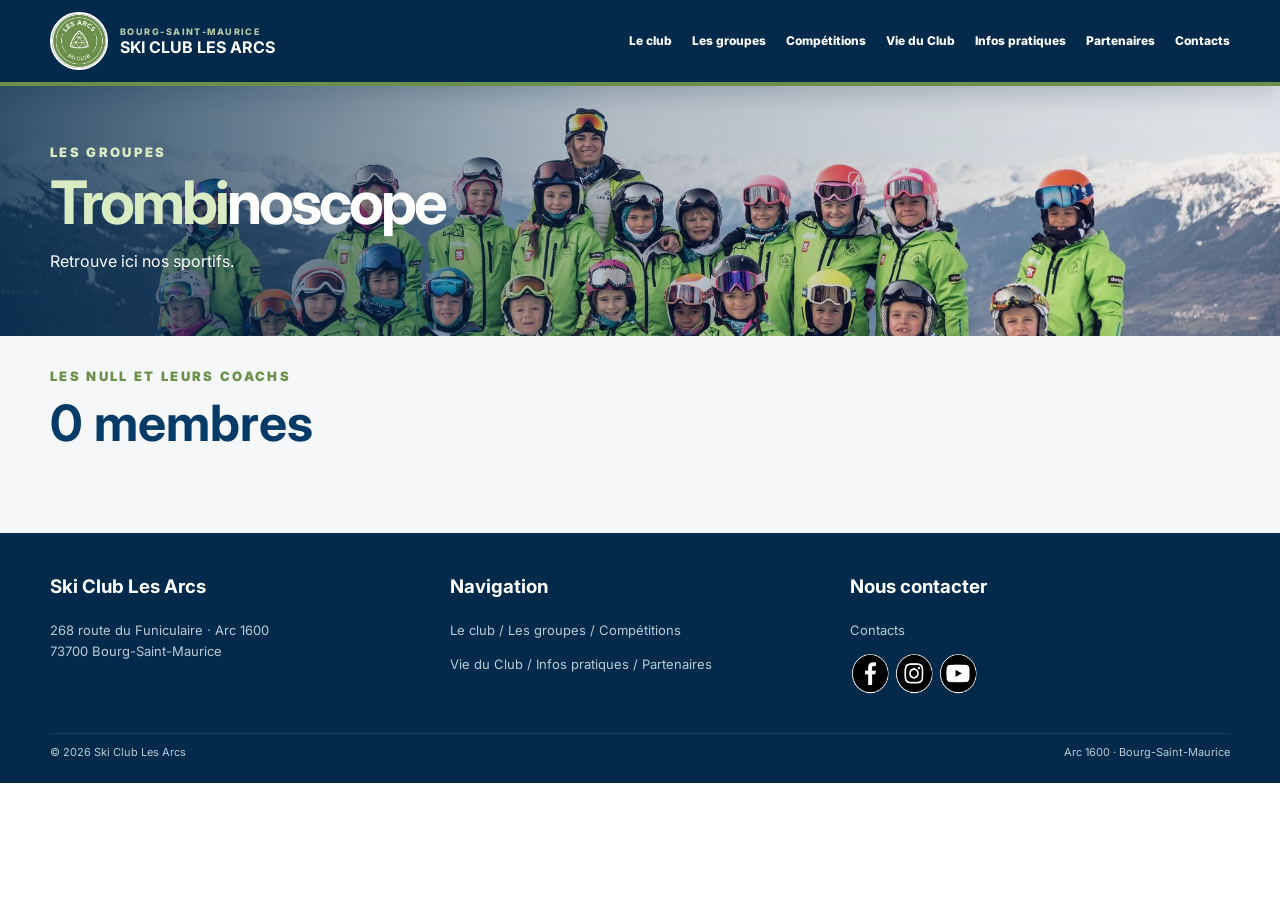
<file: trombi.html>
<!doctype html>
<html lang="fr">
<head>
<meta charset="utf-8">
<meta name="viewport" content="width=device-width,initial-scale=1">
<meta name="theme-color" content="#063B67">
<title>Ski Club Les Arcs — Bourg-Saint-Maurice</title>
<link rel="preconnect" href="https://fonts.googleapis.com">
<link rel="stylesheet" href="https://fonts.googleapis.com/css2?family=Inter:wght@400;500;600;700;800;900&display=swap">
<link rel="stylesheet" href="assets/css/style.css?v=2026-10-27">
</head>
<body>
<header class="site-header">
  <div class="container header-inner">
    <a class="brand" href="index.html">
      <img src="assets/images/accueil/logo-ski-club.jpg" alt="Ski Club Les Arcs">
      <span>
        <small>BOURG-SAINT-MAURICE</small>
        <strong>SKI CLUB LES ARCS</strong>
      </span>
    </a>

    <button class="menu-btn" aria-label="Menu" aria-expanded="false">☰</button>
    <nav class="nav">
      <a href="club.html">Le club</a>
	  <a href="groupes.html">Les groupes</a>
      <a href="competitions.html">Compétitions</a>
      <a href="vie-du-club.html">Vie du Club</a>
	  <a href="infos-pratiques.html">Infos pratiques</a>
      <a href="partenaires.html">Partenaires</a>
      <a href="contact.html">Contacts</a>
    </nav>
  </div>
</header>

<main>
<section class="page-hero">
  <img class="hero-image" src="assets/images/bandeau/les-groupes.jpg">
  <div class="hero-overlay" aria-hidden="true"></div>
	<div class="container">
		<div class="kicker kicker-light">Les Groupes</div>
		<h1><span>Trombi</span>noscope <span id="CategorieAge"></span></h1>
		<p>Retrouve ici nos sportifs.</p>
	</div>
</section>

<section class="section alt" id="U8">
	<div class="container">
		<div class="section-head">
			<div>
				<div class="kicker" id="TitreTrombi"></div>
				<h2 id="NbreSkieurs"></h2>
			</div>
		</div>	
		<div class="grid grid-4" id="liste-coachs"></div>	
		<br>
		<div class="grid grid-4" id="liste-skieurs"></div>
	</div>
</section>
</main>
<footer class="footer">
<div class="container">
	<div class="footer-grid">
		<div>
			<h3>Ski Club Les Arcs</h3>
			<p>268 route du Funiculaire · Arc 1600<br>73700 Bourg-Saint-Maurice</p>
		</div>
		<div>
			<h3>Navigation</h3>
			<p><a href="club.html">Le club</a> / <a href="groupes.html">Les groupes</a> / <a href="competitions.html">Compétitions</a></p>
			<p><a href="vie-du-club.html">Vie du Club</a> / <a href="infos-pratiques.html">Infos pratiques</a> / <a href="partenaires.html">Partenaires</a></p>
		</div>
		<div>
			<h3>Nous contacter</h3>
			<p><a href="contact.html">Contacts</a></p>
			<p>
			<a href="https://www.facebook.com/skiclublesarcs" target="new" rel="noopener">
				<img class="logo-resized-40x40" src="assets/images/contacts/facebook-small.jpg">
			</a>
			<a href="https://www.instagram.com/skiclublesarcs_officiel/" target="new" rel="noopener">
				<img class="logo-resized-40x40" src="assets/images/contacts/instagram-small.jpg">
			</a>
			<a href="https://www.youtube.com/@skiclublesarcs9312" target="new" rel="noopener">
				<img class="logo-resized-40x40" src="assets/images/contacts/youtube-small.jpg">
			</a>
		</div>
	</div>
	<div class="bottom">
		<span>© <span data-year></span> Ski Club Les Arcs</span>
		<span>Arc 1600 · Bourg-Saint-Maurice</span>
	</div>
</div>
</footer>
<script src="assets/js/script.js"></script>
<script src="assets/js/skieurs.js"></script>
<script>
const params = new URLSearchParams(window.location.search);
const categorie = params.get("cat");
let NbreSkieurs=0;
let primary = false;
let secondary = false;
let chainePrimary ="";
let chaineSecondary="";

document.getElementById("CategorieAge").textContent =  categorie;
const listeSkieurs = document.getElementById("liste-skieurs");
const listeCoachs = document.getElementById("liste-coachs");

Object.values(coachs).forEach((coach) => 
{
	const nomCoach = `${coach.prenom} ${coach.nom}`;
	if (coach.categorie1.includes(categorie)) 
		{
		primary = true
		const cartecoach = document.createElement("div");
		cartecoach.className = "carte-identite person";
		chainePrimary = `
		<img src="${coach.photo}" alt="${nomCoach}" onerror="this.src='assets/images/coachs/placeholder.jpg'">
		<div class="card-body">
		<strong>${nomCoach}</strong><br>
		GROUPE: ${coach.categorie1} ${coach.type1} <br>
		FFS : ${coach.FIS}
		</div>
		`
		cartecoach.innerHTML = chainePrimary;
		listeCoachs.appendChild(cartecoach);
		NbreSkieurs++;
		
		if (secondary === true)
			{
			const cartecoach = document.createElement("div");
			cartecoach.className = "carte-identite person";
			cartecoach.innerHTML = chaineSecondary;
			listeCoachs.appendChild(cartecoach);
			NbreSkieurs++;
			secondary = false;
			}			
		} 
	else if (coach.categorie2.includes(categorie))
		{
		if (primary === true) 
			{
			primary = false;
			secondary = false;
			const cartecoach = document.createElement("div");
			cartecoach.className = "carte-identite person";
			cartecoach.innerHTML = `
			<img src="${coach.photo}" alt="${nomCoach}" onerror="this.src='assets/images/coachs/placeholder.jpg'">
			<div class="card-body">
			<strong>${nomCoach}</strong><br>
			GROUPE: ${coach.type2} ${coach.categorie2} <br>
			FFS : ${coach.FIS}
			</div>
			`;
			listeCoachs.appendChild(cartecoach);
			NbreSkieurs++;
			}		
		else  
			{
			secondary = true
			chaineSecondary =`
			<img src="${coach.photo}" alt="${nomCoach}" onerror="this.src='assets/images/coachs/placeholder.jpg'">
			<div class="card-body">
			<strong>${nomCoach}</strong><br>
			GROUPE: ${coach.type2} ${coach.categorie2} <br>
			FFS : ${coach.FIS}
			</div>
			`;
			}
		}
}
);
	
  Object.values(skieurs).forEach((skieur) => 
	{
    const nomSkieur = `${skieur.prenom} ${skieur.nom}`;
	/*if (skieur.categorie === categorie) */
	if (skieur.categorie.includes(categorie))
		{
		const carteskieur = document.createElement("div");
		carteskieur.className = "carte-identite person";
		carteskieur.innerHTML = `
		<img src="${skieur.photo}" alt="${nomSkieur}" onerror="this.src='assets/images/groupes/placeholder.jpg'">
		<div class="card-body">
		<strong>${nomSkieur}</strong><br>
		${skieur.age} - ${skieur.dob} <br>Licence : ${skieur.licence}        
		</div>
		`;
		listeSkieurs.appendChild(carteskieur);
		NbreSkieurs++;
		}
	}
	);
	
  document.getElementById("TitreTrombi").textContent = 'Les ' + categorie + ' et leurs coachs';
  document.getElementById("NbreSkieurs").textContent = NbreSkieurs + ' membres';
  
</script>
</body>
</html>
</file>
<file: assets/css/style.css>
:root{
  --blue-dark:#032A4A;
  --blue:#063B67;
  --blue-light:#D8E5EC;
  
  --green-dark:#395C17;  
  --green:#6C904A;
  --green-officiel:#538B34;
  --green-light:#D9EBC3;
  
  --ice:#F5F7F8;
  --white:#FFFFFF;
  --ink:#102332;
  --muted:#647586;
  --line:#DCE4E8;
  --max:1180px;
  --orange:#f36c21;

  --radius: 18px;
  
}

*{box-sizing:border-box}
html{
	scroll-behavior:smooth;
    scroll-padding-top: 75px;
}

body{
  margin:0;
  font-family:Inter,Arial,sans-serif;
  color:var(--ink);
  line-height:1.6;
  background:var(--white);
}
a{color:inherit;text-decoration:none}
.container{width:min(var(--max),calc(100% - 60px));margin:auto}

/*Couleur des Textes*/
.texte-vert {color: var(--green)}



/* HEADER : bleu alpin foncé */
.site-header{
  position:sticky;
  top:0;
  z-index:50;
  background:var(--blue-dark);
  border-bottom:4px solid var(--green);
  box-shadow:0 8px 24px #032A4A35;
}

/* Container du HEADER */
.header-inner{
  min-height:82px;
  display:flex;
  align-items:center;
  justify-content:space-between;
  gap:22px;
}

/* Logo + Texte + Img du Header*/ 
.brand{
  display:flex;
  align-items:center;
  gap:12px;
  color:var(--white);
}
.brand img{
  width:58px;
  height:58px;
  border-radius:50%;
  object-fit:cover;
  border:2px solid var(--white);
}
.brand small{
  display:block;
  font-size:9px;
  letter-spacing:.16em;
  color:#B8CAAB;
  font-weight:800;
}
.brand strong{
  display:block;
  font-size:16px;
  line-height:1.1;
  color:var(--white);
}

.nav{
  display:flex;
  gap:20px;
  font-size:12px;
  font-weight:800;
  color:#fff;
}
.nav a{
  padding:30px 0;
  position:relative;
  transition:.2s ease;
}
.nav a:hover,.nav a.active{color:var(--green-dark)}
.nav a.active:after{
  content:"";
  position:absolute;
  left:0;
  right:0;
  bottom:20px;
  height:4px;
  background:var(--green);
  border-radius:var(--radius);
}
.menu-btn{
  display:none;
  border:1px solid #ffffff45;
  background:var(--green);
  color:#fff;
  border-radius:var(--radius);
  padding:8px 12px;
  font-size:19px;
}

/* HERO : image en plein cadre, voile et contenus superposés */
.hero{
  position:relative;
  isolation:isolate;
  overflow:hidden;
  min-height:500px;
  display:flex;
  align-items:center;
  color:#fff;
  padding:50px 0;
  background:var(--blue-dark);
}

.page-hero{
  position:relative;
  isolation:isolate;
  overflow:hidden;
  min-height:250px;
  display:flex;
  align-items:center;
  color:#fff;
  padding:0px 0;
  background:var(--blue-dark);
}

.hero-image{
  position:absolute;
  inset:0;
  z-index:-2;
  width:100%;
  height:100%;
  max-width:none;
  object-fit:cover;
  object-position:center 48%;
}
.hero-overlay{
  position:absolute;
  inset:0;
  z-index:-1;
  background:linear-gradient(90deg,
	/* Dégradé Bleu Foncé;*/
    rgba(3,42,74,.80) 0%,
    rgba(3,42,74,.28) 48%,
    rgba(3,42,74,.01) 100%)
}
.hero:after{
  content:"";
  position:absolute;
  z-index:0;
  pointer-events:none;
  width:520px;
  height:520px;
  border:2px solid #6C904A55;
  border-radius:50%;
  right:-160px;
  top:-190px;
}
.hero-grid{
  position:relative;
  z-index:1;
  display:grid;
  grid-template-columns:1.12fr .88fr;
  gap:60px;
  align-items:center;
}
.hero-copy{
  position:relative;
  z-index:1;
}


.kicker{
  margin:10px 0 10px 0;
  font-size:13px;
  font-weight:900;
  letter-spacing:.18em;
  text-transform:uppercase;
  color:var(--green);
}
.kicker-light{color:var(--green-light)}

.hero h1{
  font-size:clamp(44px,6vw,74px);
  line-height:1.01;
  letter-spacing:-.05em;
  margin:12px 0 18px;
}

.page-hero h1{
  /*font-size:clamp(44px,6vw,74px);*/
    font-size:clamp(30px,6vw,60px);
  line-height:1.01;
  letter-spacing:-.05em;
  /*margin:12px 0 18px;*/
  margin:10px 0 10px;*/
}

.page-hero h1 span{color:var(--green-light)}

.hero h1 span{color:var(--green-light)}
.hero p{
  font-size:18px;
  color:var(--blue-light);
  max-width:680px;
}
.hero-actions{
  display:flex;
  gap:12px;
  flex-wrap:wrap;
  margin-top:28px;
}

/*Boutons*/
.btn{
  display:inline-flex;
  align-items:center;
  justify-content:center;
  padding:12px 20px;
  border-radius:var(--radius);
  font-weight:900;
  font-size:13px;
  border:2px solid transparent;
  transition:.2s ease;
}
.btn-green{
  background:var(--green);
  color:var(--white);
}
.btn-green:hover{
  background:var(--green-dark);
  transform:translateY(-1px);
}
.btn-blue{
  background:var(--blue);
  color:#fff;
}
.btn-blue:hover{
  background:var(--blue-dark);
  transform:translateY(-1px);
}
.btn-outline{
  border-color:#ffffff75;
  color:var(--white);
}
.btn-outline:hover{
  border-color:var(--green);
  color:var(--green-light);
}

.btn-white{
  background:var(--white);
  color:var(--blue-dark);
}

.btn-white:hover{
  background:var(--blue-light);
  transform:translateY(-1px);
}

.btn-transparent{
  color:var(--blue);
}

.btn-transparent:hover{
  color:var(--green);
}


/*Cadre ESPRIT CLUB accueil*/
.cadre-accueil{
  position:relative;
  z-index:1;
  display:flex;
  align-items:center;
  gap:24px;
  padding:26px;
  border:1px solid #ffffff32;
  background:#ffffff12;
  backdrop-filter:blur(8px);
  border-radius:var(--radius);
}

.cadre-accueil img{
  width:125px;
  height:125px;
  border-radius:50%;
  object-fit:cover;
  flex:none;
  border:5px solid #fff;
}

.cadre-accueil strong{
  display:block;
  color:#fff;
  font-size:38px;
  line-height:1.1;
  margin:5px 0;
}

.cadre-accueil p{font-size:14px;margin:0}

.cadre-accueil-label{
  color:#B7CBA8;
  font-size:11px;
  font-weight:900;
  letter-spacing:.18em;
}


/* SECTIONS */
.section{padding:20px 0}
.alt{background:var(--ice)}

.section-head{
  display:flex;
  justify-content:space-between;
  align-items:end;
  gap:30px;
  margin-bottom:32px;
}
.section-head h2{
  font-size:clamp(32px,4vw,50px);
  color:var(--blue);
  line-height:1.05;
  margin:6px 0;
}
.section-head p{
  max-width:620px;
  color:var(--muted);
  margin:0;
}

/* STATS : présence forte du vert */
.stats{
  display:grid;
  grid-template-columns:repeat(4,1fr);
  background:var(--green);
  border-radius:var(--radius);
  overflow:hidden;
  box-shadow:0 12px 30px #6C904A30;
}
.stat{
  text-align:center;
  padding:25px;
  color:white;
  border-right:1px solid #ffffff45;
}
.stat:last-child{border:0}
.stat b{
  display:block;
  font-size:28px;
  line-height:1.15;
}
.stat span{
  font-size:12px;
  color:var(--green-light);
}

.timeline{position:relative;border-left:2px solid var(--line);margin-left:14px}
.timeline-item{padding:0 0 42px 32px;position:relative}
.timeline-item:before{content:"";position:absolute;left:-8px;top:5px;width:14px;height:14px;background:var(--green);border-radius:50%}
.year{font-weight:900;color:var(--green);font-size:1.1rem}

.timeline-calendrier:before{content:"";position:absolute;left:-8px;top:5px;width:14px;height:14px;background:var(--green);border-radius:50%}

.timeline-calendrier{
	padding:10px 10px 10px 10px;
	position:relative
	color:var(--blue);		
	margin:20px;	
	font-size:15px;
	max-width:400px;
	}


/* Grilles */
/*.grid{display:grid;grid-template-columns:repeat(3,1fr);gap:22px}*/
.grid{display:grid;gap:22px}
.grid-2{grid-template-columns:repeat(2,1fr)}
.grid-3{grid-template-columns:repeat(3,1fr)}
.grid-4{grid-template-columns:repeat(4,1fr)}


.icon-grid2
{ 
grid-template-columns:.20fr 1.80fr;
align-items: center;

}

.icon-grid2-left
{ 
grid-template-columns:.30fr 1.70fr;
align-items: left;

}
.icon-grid2-left img{
  width:100px;
  
}

/*Cartes*/
.carte-identite{
  background:var(--white);
  border:1px solid var(--line);
  overflow:hidden;
  border-radius:var(--radius);
  padding:0px;
}
.carte-identite p{margin:0;color:var(--muted)}
.carte-identite h3{color:var(--blue);font-size:22px;margin:12px 0 7px}

.agenda {
  background: var(--white);
  border: 1px solid var(--line);
  overflow: hidden;
  border-radius:var(--radius);
  padding: 0;
}

.agenda-detail {
  background: var(--white);
  padding: 15px;
}

.agenda > img {
  aspect-ratio: 4 / 5;
  width: 100%;
  object-fit: cover;
}

.agenda > img:not(:first-child) {
  display: none;
}

.agenda-detail p {
  margin: 0;
  color: var(--muted);
  cursor: pointer;
}

.agenda-detail p:hover,
.agenda-detail p:focus-visible {
  color: var(--blue);
}




.card{
  background:var(--white);
  border:1px solid var(--line);
  overflow:hidden;
  border-radius:var(--radius);
  padding:10px;
}
.card p{margin:0;color:var(--muted)}
.card h3{color:var(--blue);font-size:22px;margin:12px 0 7px}
.card h4{color:var(--blue);font-size:18px;margin:12px 0 7px}


.card-media {
aspect-ratio: 16/10;
background-color: var(--white);
background-image: url('../../images/accueil/image-placeholder.jpg');
background-position: center;
background-size: contain;
background-repeat: no-repeat;
}

.card-body{	
background:var(--white);
padding:15px;
}

.card-green{
  box-shadow:0 8px 15px var(--green);
}
.card-blue{
  box-shadow:0 8px 15px var(--blue);
}


.person img	{
	aspect-ratio:3/4;
	display: flex;
	align-items: center;
	justify-content: center;
	object-fit:cover;
	width:100%;
	}

.icon{
  width:46px;
  height:46px;
  border-radius:var(--radius);
  background:var(--green);
  color:#fff;
  display:grid;
  place-items:center;
  font-weight:900;
  font-size:13px;
}

.logo-resized-58x58{
  width:58px;
  height:58px;
}

.logo-resized-40x40{
  width:40px;
  height:40px;
}


.photo{
  aspect-ratio:16/10;
  background:#EAF1F5;
  border-radius:var(--radius);
  overflow:hidden;
}
.photo img{
  width:100%;
  height:100%;
  object-fit:cover;
}

.club-banner{
  background:var(--green);
  color:#fff;
  padding:40px 0;
}
.club-banner-inner{
  display:flex;
  align-items:center;
  gap:28px;
}
.club-banner img{
  width:92px;
  height:92px;
  border-radius:50%;
  border:4px solid #fff;
  object-fit:cover;
}
.club-banner h2{
  font-size:clamp(25px,3vw,38px);
  line-height:1.1;
  margin:5px 0 0;
}
.club-banner .btn{margin-left:auto}

/* FOOTER */
.footer{
  background:var(--blue-dark);
  color:#B9CCD8;
  padding:20px 0 22px;
}
.footer-grid{
  display:grid;
  grid-template-columns:1fr 1fr 1fr;
  gap:20px;
}
.footer h3{color:#fff}
.footer a:hover{color:#B7CBA8}
.footer p,.footer a{font-size:13px}
.bottom{
  border-top:1px solid #ffffff18;
  margin-top:20px;
  padding-top:10px;
  display:flex;
  justify-content:space-between;
  font-size:11px;
}


/* Tableau des tarifs du Ski Club Les Arcs */
.tarifs-club {
    width: 100%;
    border-collapse: separate;
    border-spacing: 0;
    table-layout: fixed;
    overflow: hidden;
    border: 1px solid #dce5eb;
    border-radius:var(--radius);
    color: #173653;
    background: #ffffff;
    font-size: 0.95rem;
    text-align: center;
}

/* Entêtes des colonnes */
.tarifs-club thead th {
    padding: 14px 6px;
    background: #173653;
    color: #ffffff;
    font-weight: 700;
    border-right: 1px solid rgba(255, 255, 255, 0.15);
    border-bottom: 3px solid #5b9638;
}

/* Première colonne : intitulés */
.tarifs-club tbody th {
    padding: 15px 10px;
    background: #edf3e9;
    color: #173653;
    font-weight: 700;
    text-align: left;
    overflow-wrap: anywhere;
}

/* Cellules */
.tarifs-club tbody td {
    padding: 15px 5px;
    font-weight: 600;
    border-left: 1px solid #e3eaf0;
}

/* Séparateurs horizontaux */
.tarifs-club tbody tr + tr th,
.tarifs-club tbody tr + tr td {
    border-top: 1px solid #e3eaf0;
}

/* Alternance légère */
.tarifs-club tbody tr:nth-child(even) td {
    background: #f7f9fb;
}

/* Mise en évidence au survol */
.tarifs-club tbody tr:hover th,
.tarifs-club tbody tr:hover td {
    background: #eaf3e4;
    transition: background-color 0.2s ease;
}

/* Largeurs des colonnes */
.tarifs-club th:first-child {
    width: 25%;
}

.tarifs-club thead th:not(:first-child) {
    width: 12.5%;
}

/* MOBILE */
@media(max-width:900px){
  .nav{
    display:none;
    position:absolute;
    top:82px;
    left:0;
    right:0;
    background:var(--blue-dark);
    padding:10px 20px 16px;
    flex-direction:column;
    gap:0;
    box-shadow:0 15px 30px #0004;
  }
  .nav.open{display:flex}
  .nav a{
    padding:12px 0;
    border-bottom:1px solid #ffffff1A;
  }
  .nav a.active:after{display:none}
  .menu-btn{display:block}
  .hero-grid{grid-template-columns:1fr}
  .grid-2,.grid-3,.grid-4{grid-template-columns:1fr 1fr}
  .stats{grid-template-columns:1fr 1fr}
  .stat:nth-child(2){border-right:0}
  .stat:nth-child(-n+2){border-bottom:1px solid #ffffff45}
  .footer-grid{grid-template-columns:1fr 1fr}
  .club-banner-inner{flex-wrap:wrap}
  .club-banner .btn{margin-left:0}
    .hero-overlay{
	  background:linear-gradient(
		90deg,
		rgba(3,42,74,.80) 0%,
		rgba(3,42,74,.28) 48%,
		rgba(3,42,74,.01) 100%)
	  }

.container{calc(100% - 60px)}

  /* Ajustement typographique pour les écrans intermédiaires */
  .nav{font-size:13px}
  .hero h1{font-size:clamp(40px,6vw,60px)}
  .page-hero h1{font-size:clamp(32px,5.5vw,48px)}
  .hero p{font-size:17px}
  .section-head h2{font-size:clamp(24px,4vw,50px)}
  .card h3,.card h4,.carte-identite h3,.agenda-detail h3{font-size:20px}
  .club-banner h2{font-size:clamp(24px,3.5vw,34px)}

}

@media(max-width:620px){
	
    .tarifs-club {font-size: 0.75rem}
    .tarifs-club thead th,
    .tarifs-club tbody td,
    .tarifs-club tbody th {padding: 10px 3px}

    .tarifs-club tbody th {font-size: 0.7rem}

  .grid-2,.grid-3,.footer-grid{grid-template-columns:1fr}
  .grid-4{grid-template-columns:1fr 1fr}
  .section-head{display:block}
  .section-head p{margin-top:12px}
  .hero{min-height:500px;padding:50px 0}
  .hero-image{object-position:58% center}
  
  .card p{font-size:12px}
  .card h3{font-size:18px}
  .card h4{font-size:14px}


.container p,li {font-size:12px}

  .hero-overlay{
	  background:linear-gradient(
		90deg,
		rgba(3,42,74,.80) 0%,
		rgba(3,42,74,.28) 48%,
		rgba(3,42,74,.01) 100%)
	  }
	  
 /*Cadre ESPRIT CLUB accueil*/	  
  .cadre-accueil{flex-direction:column;align-items:flex-start}
  .cadre-accueil img{width:105px;height:105px}  
  
  .stats{border-radius:var(--radius)}
  .stat{padding:20px 10px}
  .stat b{font-size:21px}
  .bottom{display:block}
  .bottom span{display:block;margin-top:6px}
  .brand img{width:50px;height:50px}
  .brand strong{font-size:14px}

  /* Typographie lisible sur petits écrans */
  body{font-size:15px}
  .nav{font-size:14px}
  .hero h1{font-size:clamp(36px,10vw,48px)}
  .page-hero h1{font-size:clamp(30px,8vw,40px)}
  .hero p{font-size:16px}
  .kicker{font-size:11px;line-height:1.5;letter-spacing:.12em}
  .section-head h2{font-size:clamp(18px,4vw,36px)}
  .section-head p{font-size:14px}
  .container p,.container li{font-size:14px}
  .card p{font-size:14px}
  .card h3,.carte-identite h3,.agenda-detail h3{font-size:18px}
  .card h4{font-size:16px}
  .btn{font-size:12px}
  .stat b{font-size:20px}
  .stat span{font-size:11px}
  .timeline-calendrier{font-size:14px}
  .footer h3{font-size:17px}
  .footer p,.footer a{font-size:12px}
  .bottom{font-size:10px}
}
</file>
<file: assets/css/galerie.css>
/* Galerie du Ski Club Les Arcs — style responsive, sans dépendance externe */


/*body { margin: 0; color: var(--text); background: #fff; }*/
button, input { font: inherit; }
button { cursor: pointer; }

/*.site-header {
  min-height: 76px; padding: 14px clamp(18px, 5vw, 64px);
  display: flex; align-items: center; justify-content: space-between; gap: 20px;
  border-bottom: 1px solid var(--line); background: #fff;
}

.brand { display: flex; align-items: center; gap: 12px; color: var(--navy); text-decoration: none; }
.brand strong, .brand small { display: block; }
.brand small { margin-top: 2px; color: var(--muted); font-size: 12px; }
*/
.brand-mark {
  width: 42px; height: 42px; border-radius: 50%; display: grid; place-items: center;
  color: #fff; background: var(--green); font-weight: 900; font-size: 22px;
}

.header-note { color: var(--muted); font-size: 13px; }
/*.page { width: min(1440px, 100%); margin: 0 auto; padding: 34px clamp(18px, 5vw, 64px) 64px; }*/
.intro { margin: 12px 0 30px; }
.eyebrow { margin: 0 0 8px; color: var(--green); font-size: 12px; font-weight: 800; letter-spacing: .14em; text-transform: uppercase; }

.intro > p:last-child { margin: 12px 0 0; color: var(--muted); font-size: 16px; }


.toolbar { display: flex; flex-wrap: wrap; align-items: center; justify-content: space-between; gap: 16px; margin: 26px 0 34px; }


.search-box {
  display: flex; align-items: center; gap: 10px; min-width: min(100%, 310px);
  padding: 0 15px; height: 46px; border: 1px solid var(--line); border-radius: 999px; background: var(--surface);
}
.search-box span { font-size: 25px; color: var(--muted); line-height: 1; }
.search-box input { width: 100%; min-width: 0; border: 0; outline: 0; background: transparent; color: var(--text); }
.filters { display: flex; flex-wrap: wrap; gap: 8px; }
.filter-button { border: 1px solid var(--line); border-radius: 999px; padding: 9px 14px; color: #4e5b66; background: #fff; font-size: 13px; }
.filter-button:hover, .filter-button.active { border-color: var(--green); color: #fff; background: var(--green); }
.section-heading { display: flex; align-items: baseline; justify-content: space-between; gap: 16px; margin: 0 0 17px; }
h2 { margin: 0; color: var(--navy); font-size: 23px; letter-spacing: -.025em; }
.muted { margin: 5px 0 0; color: var(--muted); font-size: 13px; }
.album-grid { display: grid; grid-template-columns: repeat(4, minmax(0, 1fr)); gap: 22px 18px; }
.album-card { display: block; width: 100%; padding: 0; border: 0; text-align: left; background: transparent; color: inherit; }
.album-cover { aspect-ratio: 4 / 3; overflow: hidden; border-radius: var(--radius); background: #e8ece7; }
.album-cover img { width: 100%; height: 100%; display: block; object-fit: cover; transition: transform .25s ease; }
.album-card:hover .album-cover img { transform: scale(1.045); }
.album-card h3 { margin: 10px 2px 3px; font-size: 16px; font-weight: 750; }
.album-card p { margin: 0 2px; color: var(--muted); font-size: 13px; }
.photo-grid { columns: 4 220px; column-gap: 12px; }
.photo-card { width: 100%; display: inline-block; margin: 0 0 12px; padding: 0; border: 0; border-radius: 12px; overflow: hidden; background: #eef0ec; break-inside: avoid; text-align: left; }
.photo-card img { display: block; width: 100%; height: auto; transition: filter .2s ease; }
.photo-card:hover img { filter: brightness(.9); }
.album-heading { justify-content: flex-start; align-items: center; margin-bottom: 22px; }
.back-button { flex: 0 0 auto; border: 1px solid var(--line); border-radius: 999px; background: #fff; padding: 10px 14px; color: var(--navy); font-weight: 650; }
.back-button:hover { background: var(--surface); }
.empty-state { padding: 36px 12px; color: var(--muted); text-align: center; }
.site-footer { border-top: 1px solid var(--line); padding: 24px; color: var(--muted); text-align: center; font-size: 13px; }
.site-footer span { padding: 0 6px; color: var(--green); }
.lightbox { position: fixed; inset: 0; width: 100%; height: 100%; max-width: none; max-height: none; padding: 54px 76px 28px; border: 0; background: rgba(9, 15, 22, .96); color: #fff; }
.lightbox::backdrop { background: rgba(9, 15, 22, .96); }
.lightbox figure { height: 100%; max-width: 1500px; margin: 0 auto; display: flex; flex-direction: column; align-items: center; justify-content: center; }
.lightbox figure img { display: block; max-width: 100%; max-height: calc(100% - 76px); object-fit: contain; }
.lightbox figcaption { display: flex; align-items: center; justify-content: space-between; gap: 18px; width: min(100%, 1000px); padding-top: 14px; color: #fff; }
.lightbox figcaption p { margin: 4px 0 0; color: #b8c1cb; font-size: 13px; }
#lightboxCounter { color: #b8c1cb; white-space: nowrap; font-size: 13px; }
.lightbox-close, .lightbox-nav { position: absolute; display: grid; place-items: center; border: 0; border-radius: 50%; color: #fff; background: rgba(255,255,255,.14); }
.lightbox-close { top: 16px; right: 20px; width: 42px; height: 42px; font-size: 30px; }
.lightbox-nav { top: 50%; width: 48px; height: 48px; transform: translateY(-50%); font-size: 38px; }
.lightbox-nav:hover, .lightbox-close:hover { background: rgba(255,255,255,.26); }
.lightbox-nav.previous { left: 16px; }
.lightbox-nav.next { right: 16px; }
.sr-only { position: absolute; width: 1px; height: 1px; padding: 0; margin: -1px; overflow: hidden; clip: rect(0,0,0,0); white-space: nowrap; border: 0; }
[hidden] { display: none !important; }
@media (max-width: 1000px) { .album-grid { grid-template-columns: repeat(3, minmax(0, 1fr)); } .photo-grid { columns: 3 180px; } }
@media (max-width: 680px) {
  .header-note { display: none; } 
  /*.page { padding-top: 26px; }*/
  .toolbar { align-items: stretch; } .search-box { width: 100%; }
  .album-grid { grid-template-columns: repeat(2, minmax(0, 1fr)); gap: 18px 12px; }
  .album-cover { border-radius: 12px; } .album-card h3 { font-size: 14px; }
  .photo-grid { columns: 2 130px; column-gap: 8px; } .photo-card { margin-bottom: 8px; border-radius: 8px; }
  .lightbox { padding: 58px 12px 20px; } .lightbox-nav.previous { left: 4px; } .lightbox-nav.next { right: 4px; }
  .lightbox-nav { width: 38px; height: 38px; } .lightbox figure img { max-width: calc(100% - 34px); }
}
</file>
